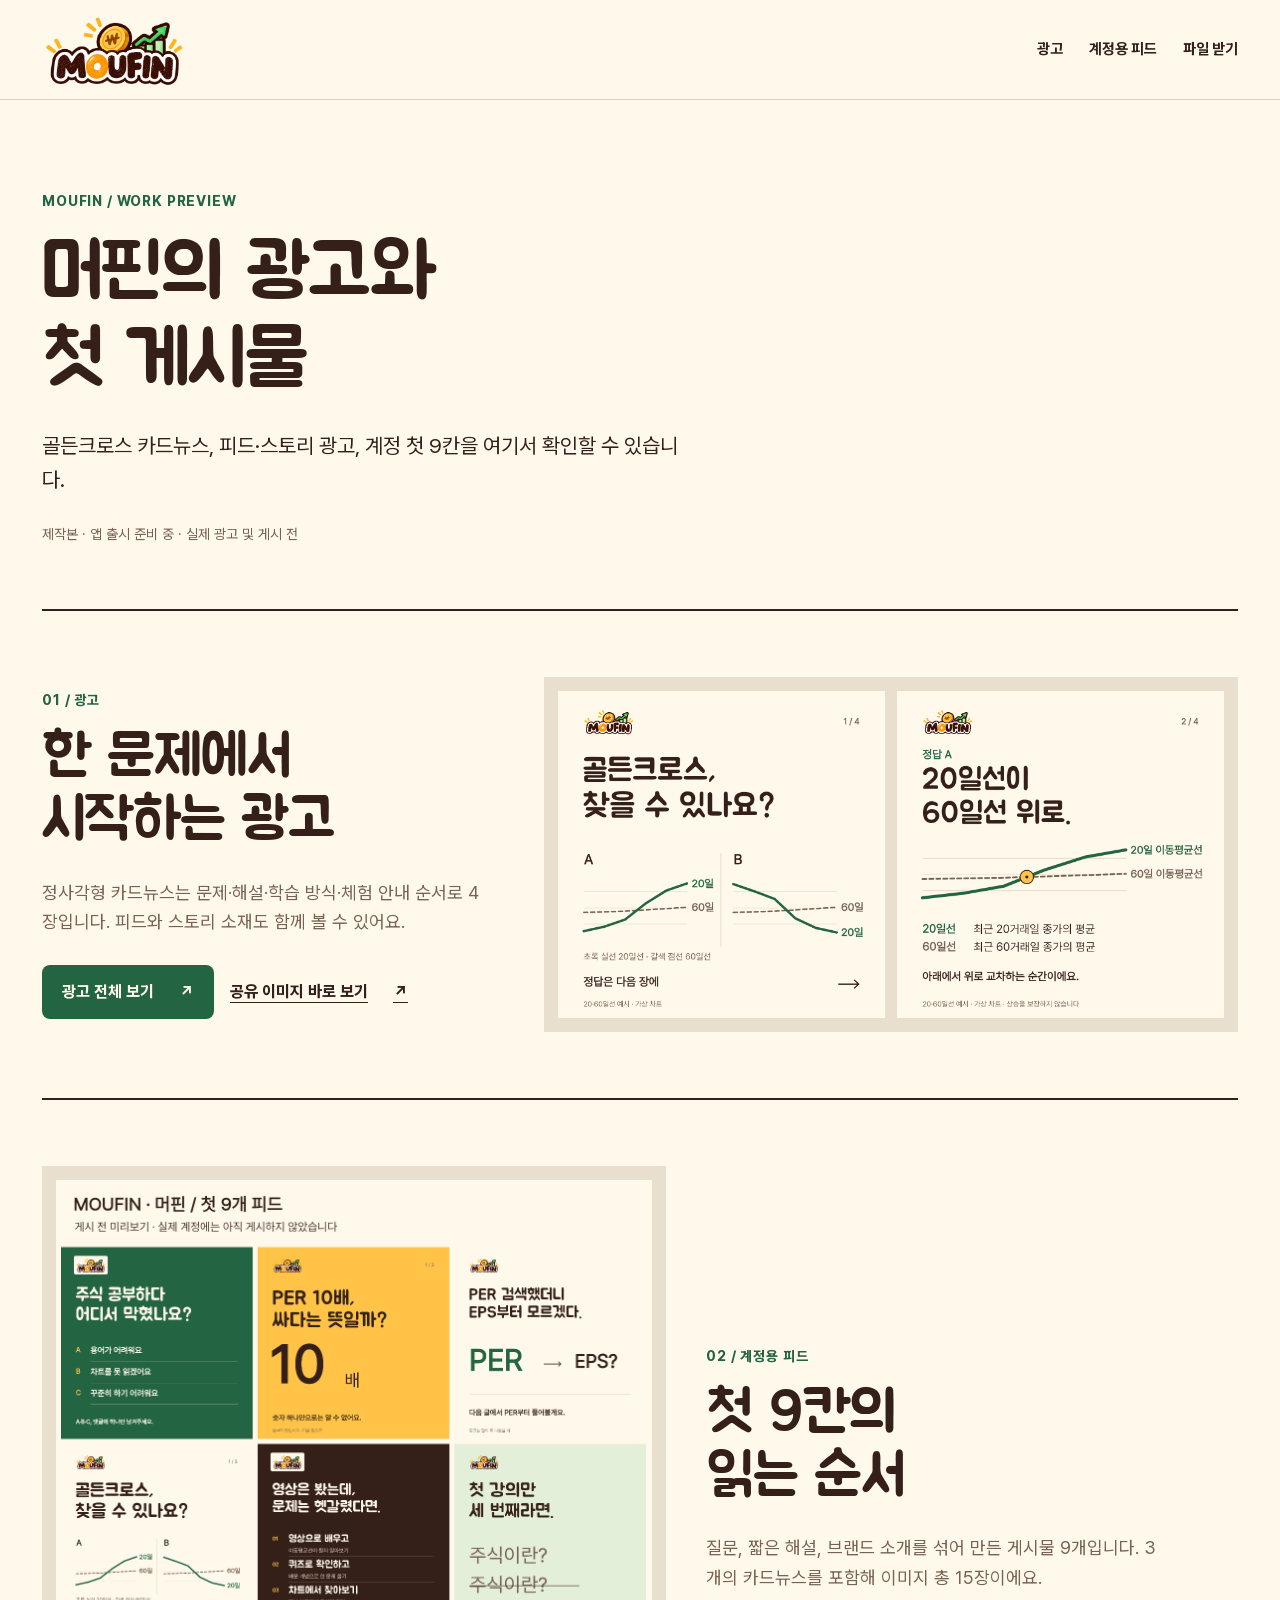
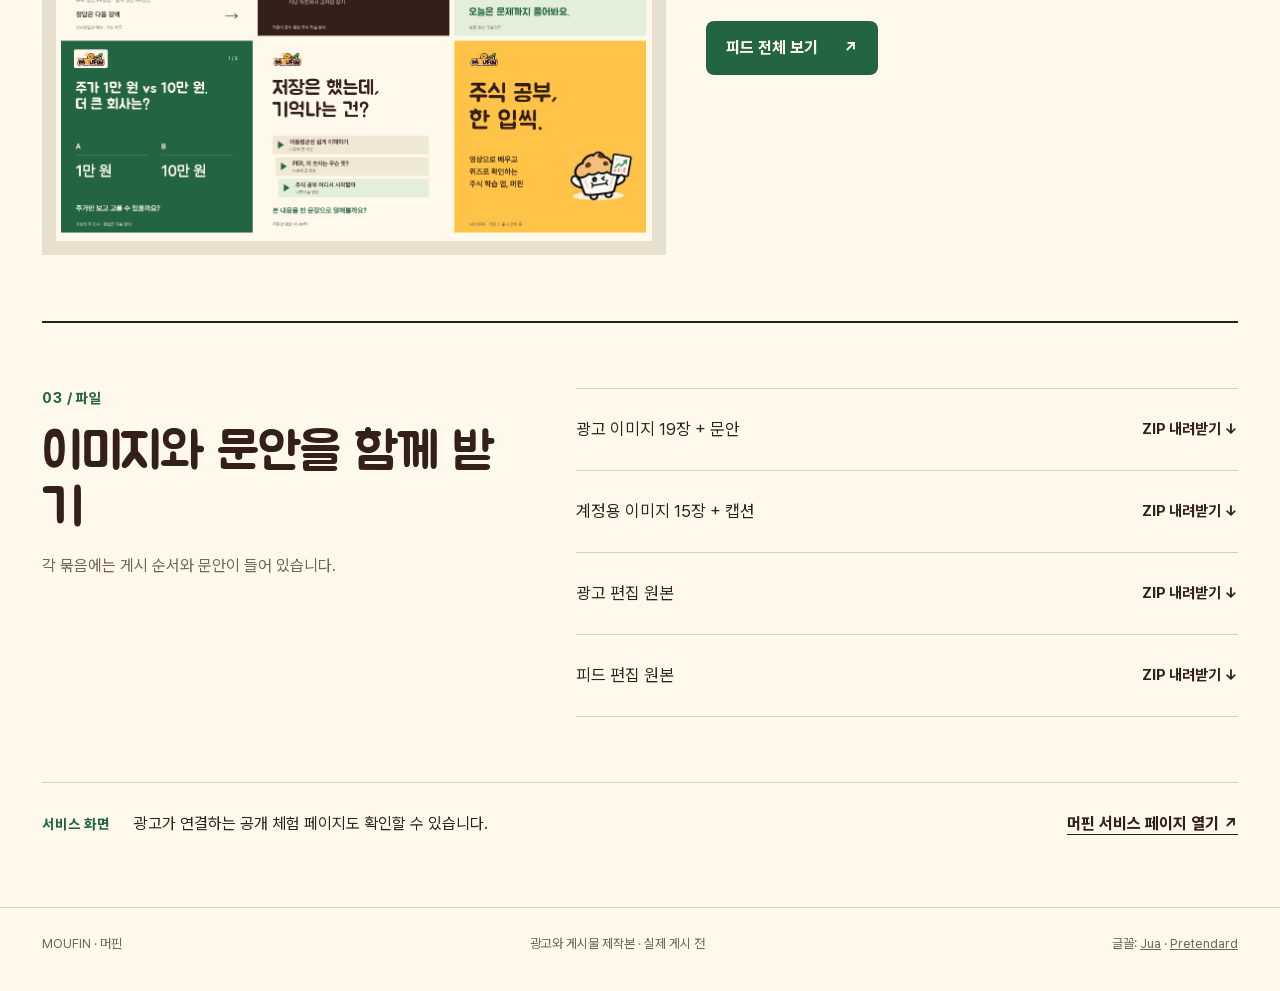
<file: index.html>
<!doctype html>
<html lang="ko">
<head>
  <meta charset="utf-8">
  <meta name="viewport" content="width=device-width,initial-scale=1">
  <meta name="theme-color" content="#fff9ec">
  <meta name="description" content="MOUFIN 머핀의 광고 카드뉴스와 인스타그램 피드 제작본을 한곳에서 확인하고 내려받으세요.">
  <title>MOUFIN · 머핀 작업물 미리보기</title>
  <link rel="icon" href="assets/MOUFIN-logo-cutout.png">
  <link rel="stylesheet" href="styles.css">
</head>
<body>
  <header class="top shell">
    <a href="#top" class="home" aria-label="MOUFIN 작업물 미리보기 맨 위로"><img src="assets/MOUFIN-logo-cutout.png" alt="MOUFIN 머핀" width="145" height="80"></a>
    <nav aria-label="이 페이지의 자료"><a href="#ads">광고</a><a href="#feed">계정용 피드</a><a href="#downloads">파일 받기</a></nav>
  </header>
  <main id="top" class="shell">
    <div class="masthead">
      <p class="eyebrow">MOUFIN / WORK PREVIEW</p>
      <h1>머핀의 광고와<br>첫 게시물</h1>
      <p class="lead">골든크로스 카드뉴스, 피드·스토리 광고, 계정 첫 9칸을 여기서 확인할 수 있습니다.</p>
      <p class="status">제작본 · 앱 출시 준비 중 · 실제 광고 및 게시 전</p>
    </div>

    <section id="ads" class="feature feature-ads" aria-labelledby="ads-title">
      <div class="feature-copy">
        <span class="number">01 / 광고</span>
        <h2 id="ads-title">한 문제에서<br>시작하는 광고</h2>
        <p>정사각형 카드뉴스는 문제·해설·학습 방식·체험 안내 순서로 4장입니다. 피드와 스토리 소재도 함께 볼 수 있어요.</p>
        <div class="actions"><a class="action primary" href="ads/#carousel-square">광고 전체 보기 <span aria-hidden="true">↗</span></a><a class="action subtle" href="ads/#share">공유 이미지 바로 보기 <span aria-hidden="true">↗</span></a></div>
      </div>
      <div class="ad-sample" aria-label="골든크로스 문제와 해설 미리보기">
        <img src="ads/carousel-square/C01.png" alt="첫 장: A와 B 중 골든크로스를 찾는 문제" width="1080" height="1080">
        <img src="ads/carousel-square/C02.png" alt="두 번째 장: 20일 이동평균선이 60일 이동평균선을 위로 교차하는 해설" width="1080" height="1080">
      </div>
    </section>

    <section id="feed" class="feature feature-feed" aria-labelledby="feed-title">
      <div class="feed-sample"><img src="feed/preview/grid-3x3.png" alt="게시 전 배열 미리보기. 머핀 계정의 첫 9개 게시물이 세 줄로 배치된 모습" width="1200" height="1330"></div>
      <div class="feature-copy">
        <span class="number">02 / 계정용 피드</span>
        <h2 id="feed-title">첫 9칸의<br>읽는 순서</h2>
        <p>질문, 짧은 해설, 브랜드 소개를 섞어 만든 게시물 9개입니다. 3개의 카드뉴스를 포함해 이미지 총 15장이에요.</p>
        <div class="actions"><a class="action primary" href="feed/#grid">피드 전체 보기 <span aria-hidden="true">↗</span></a></div>
      </div>
    </section>

    <section id="downloads" class="downloads" aria-labelledby="downloads-title">
      <div><span class="number">03 / 파일</span><h2 id="downloads-title">이미지와 문안을 함께 받기</h2><p>각 묶음에는 게시 순서와 문안이 들어 있습니다.</p></div>
      <div class="files"><a href="ads/MOUFIN_META_UPLOAD_v2.zip" download><span>광고 이미지 19장 + 문안</span><b>ZIP 내려받기 ↓</b></a><a href="feed/MOUFIN_INSTAGRAM_FEED_UPLOAD_v2.zip" download><span>계정용 이미지 15장 + 캡션</span><b>ZIP 내려받기 ↓</b></a><a href="downloads/MOUFIN_ADS_EDITABLE_v2.zip" download><span>광고 편집 원본</span><b>ZIP 내려받기 ↓</b></a><a href="downloads/MOUFIN_FEED_EDITABLE_v2.zip" download><span>피드 편집 원본</span><b>ZIP 내려받기 ↓</b></a></div>
    </section>

    <div class="landing-link"><span class="number">서비스 화면</span><p>광고가 연결하는 공개 체험 페이지도 확인할 수 있습니다.</p><a href="https://stockedu-nine.vercel.app/" target="_blank" rel="noopener noreferrer">머핀 서비스 페이지 열기 <span aria-hidden="true">↗</span></a></div>
  </main>
  <footer class="shell"><span>MOUFIN · 머핀</span><span>광고와 게시물 제작본 · 실제 게시 전</span><span>글꼴: <a href="assets/Jua-OFL.txt">Jua</a> · <a href="assets/Pretendard-LICENSE.txt">Pretendard</a></span></footer>
</body>
</html>
</file>
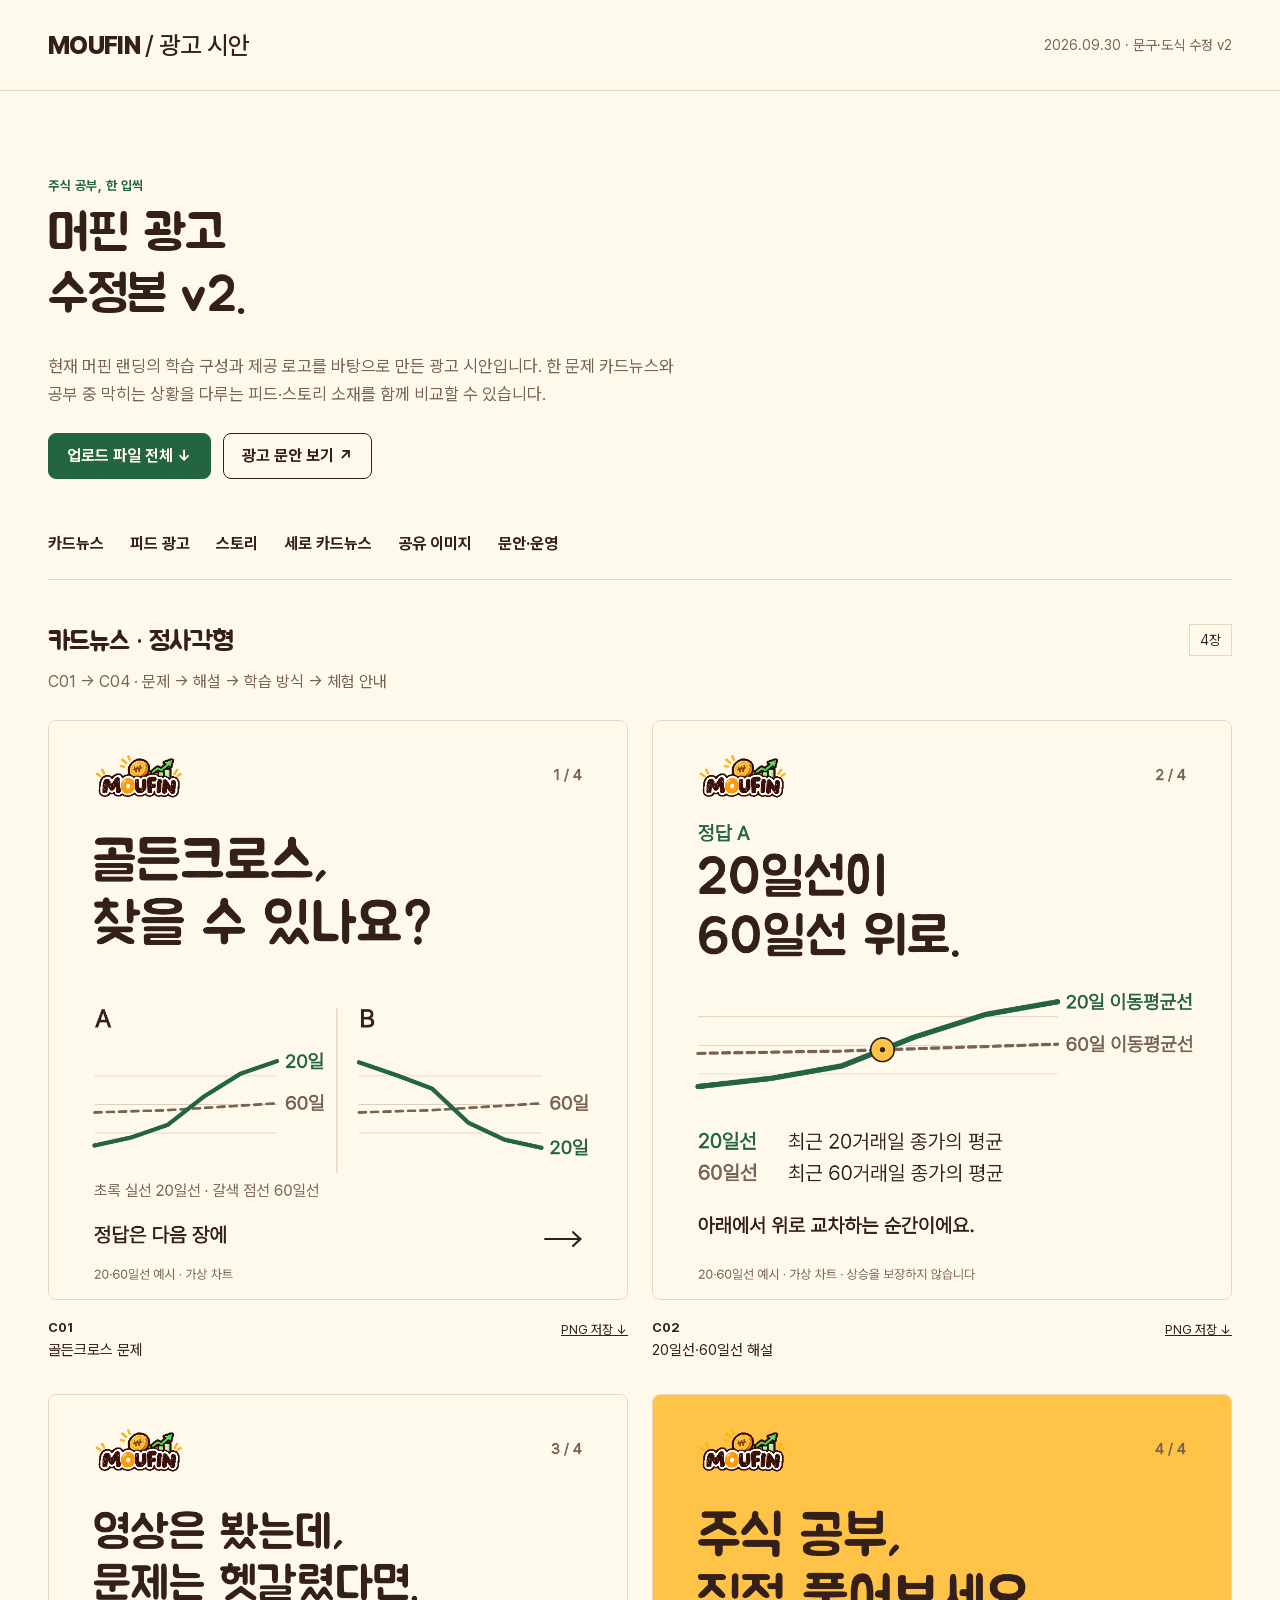
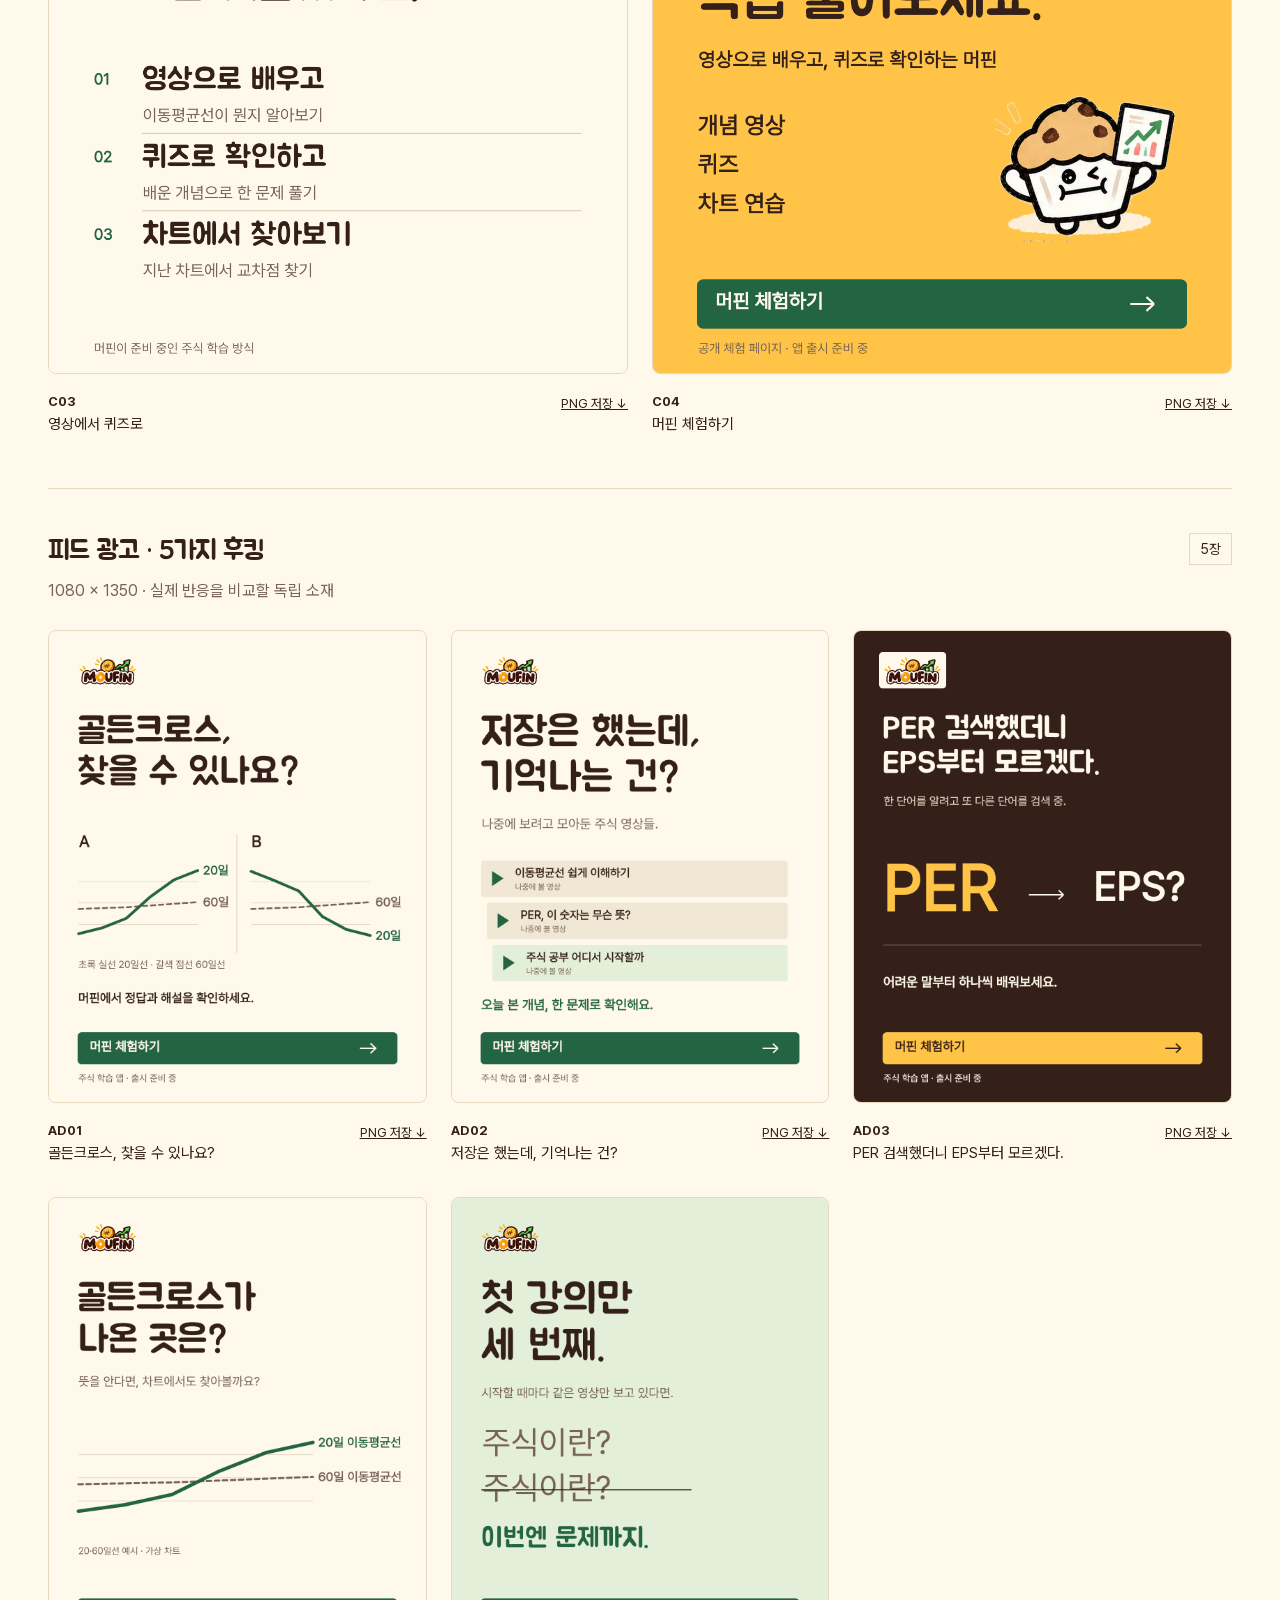
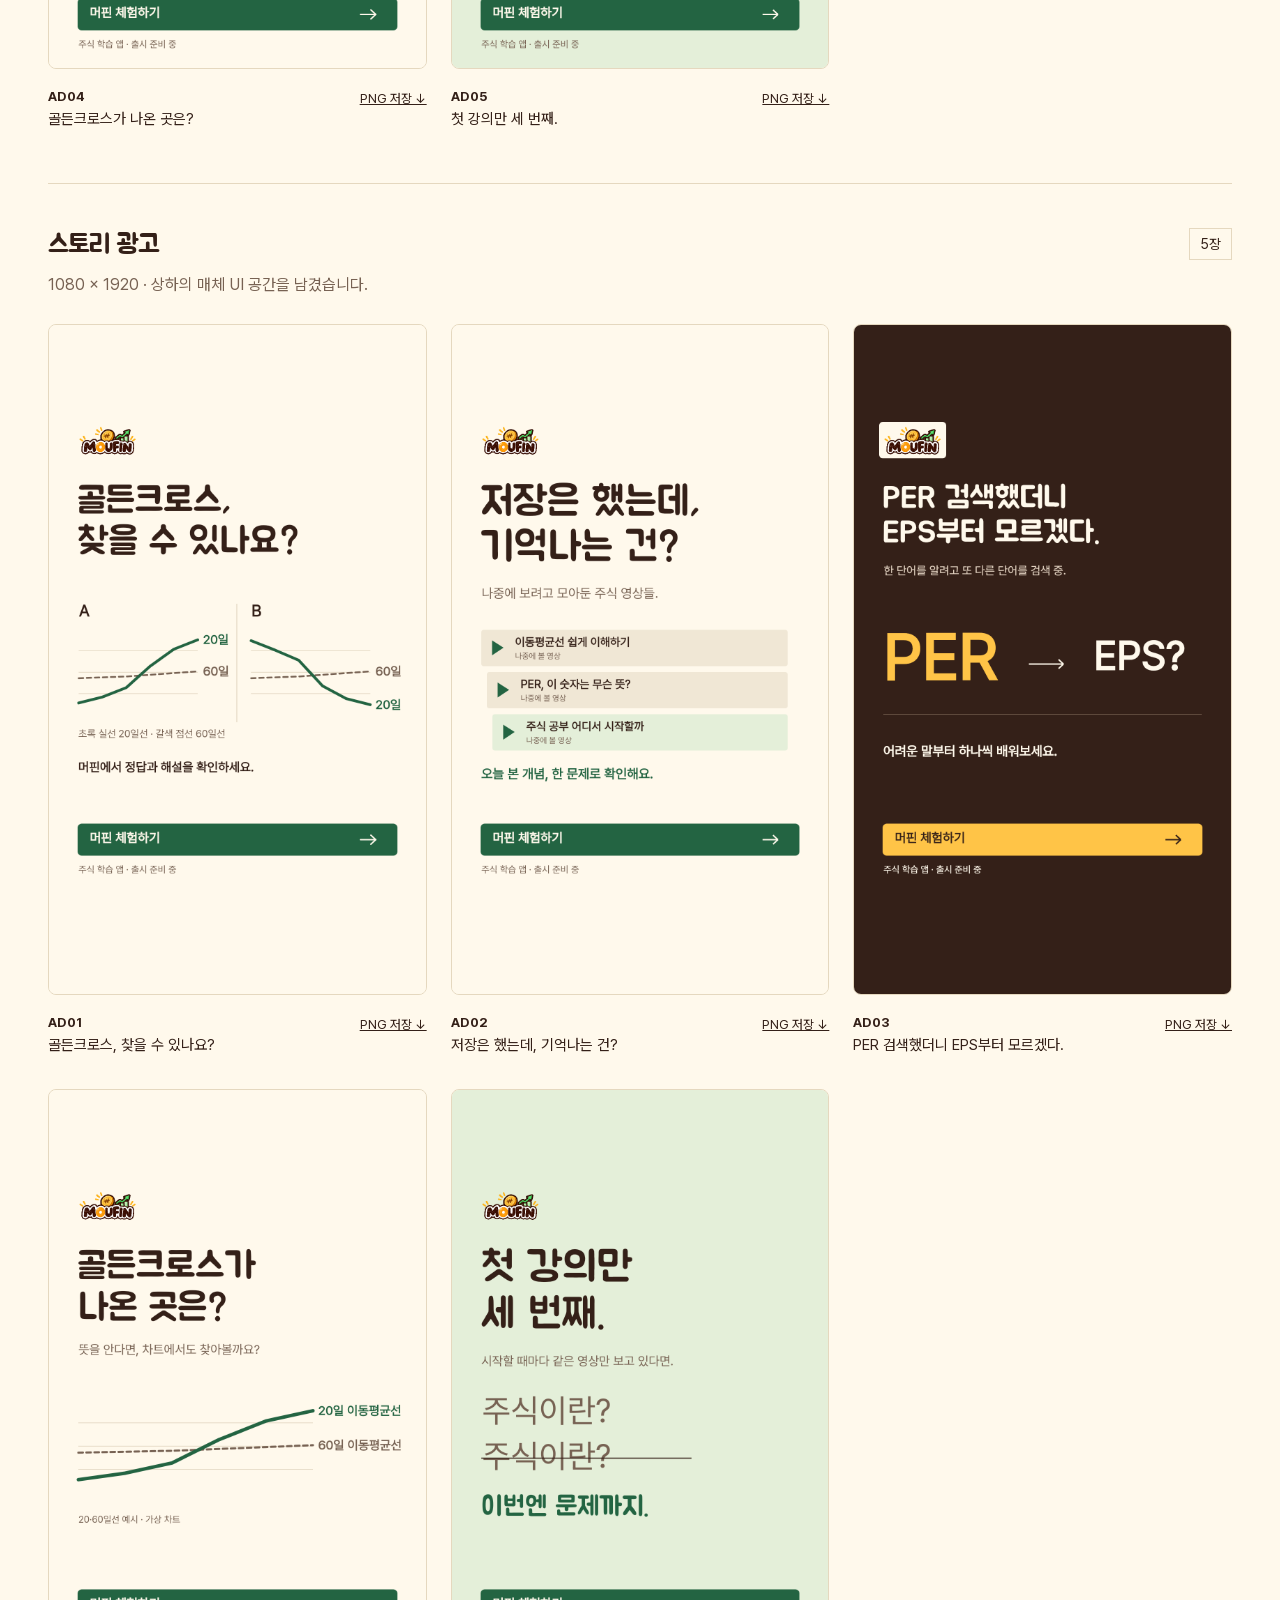
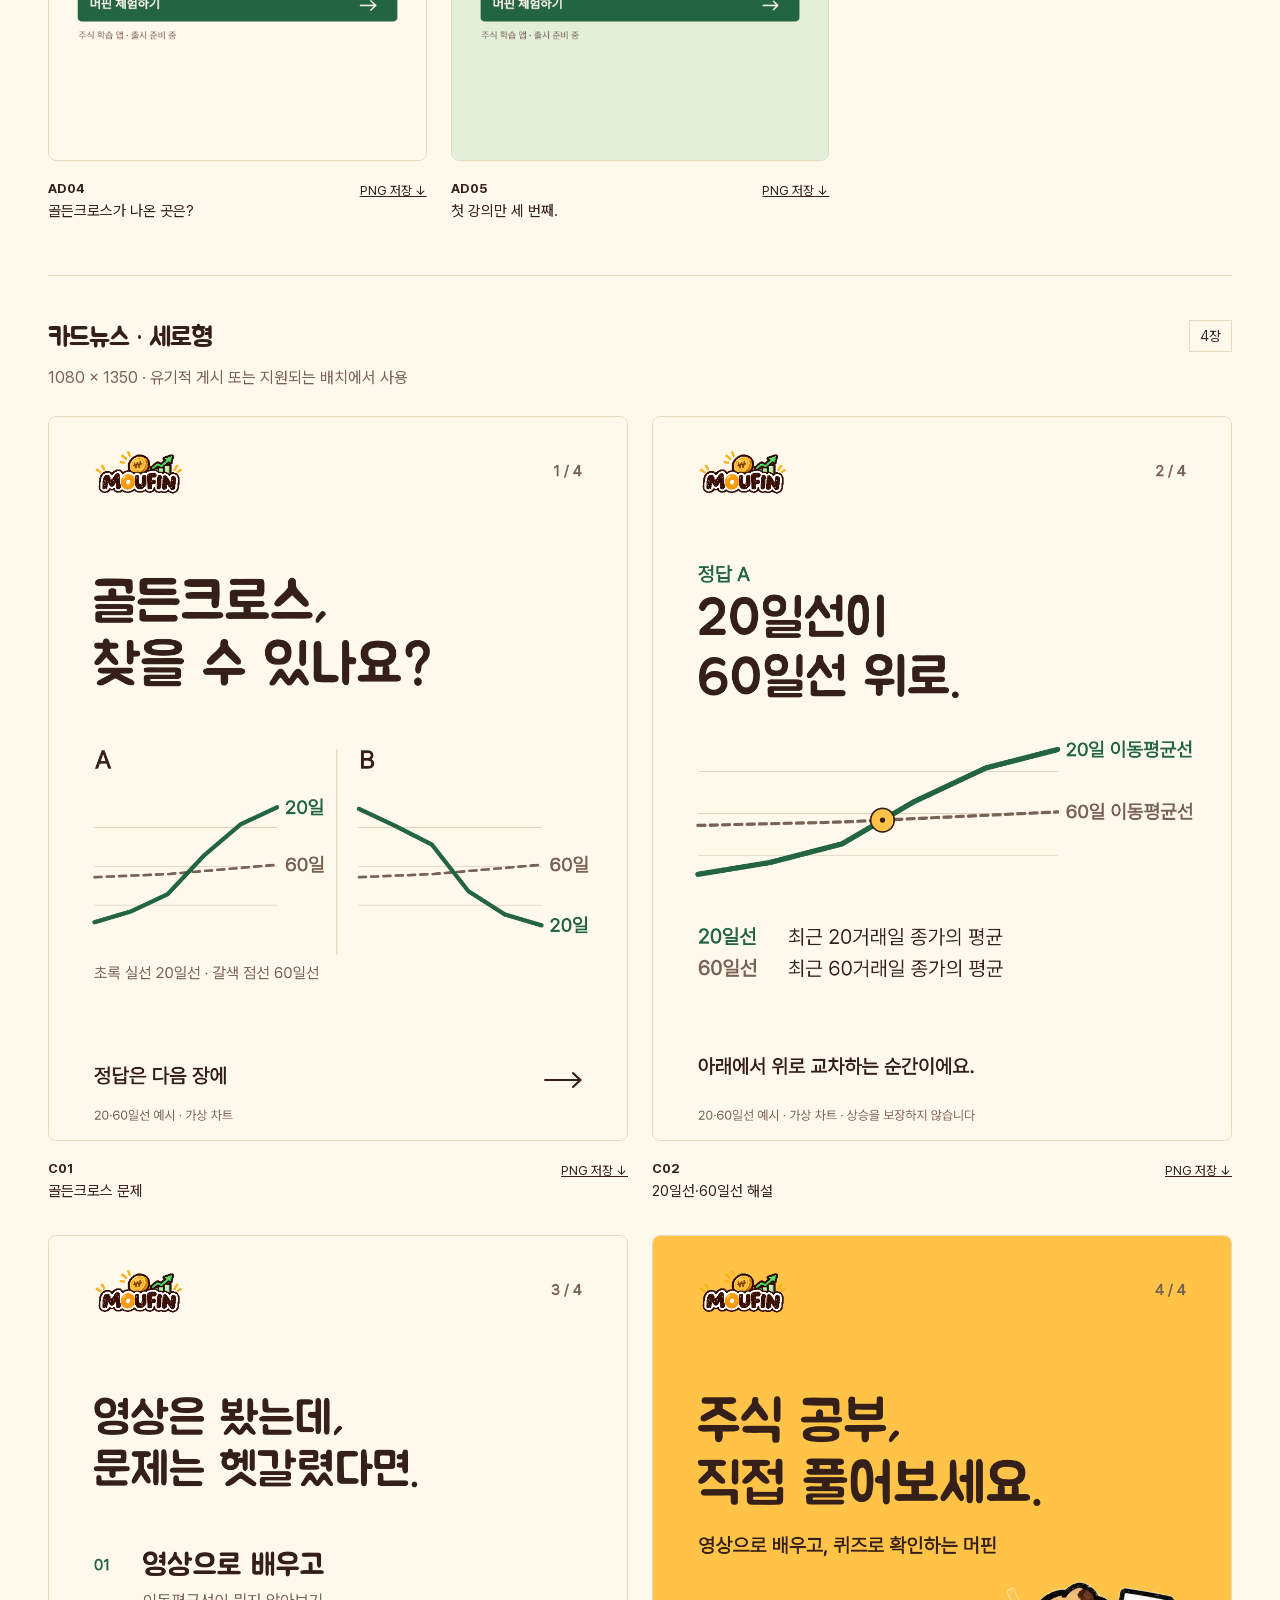
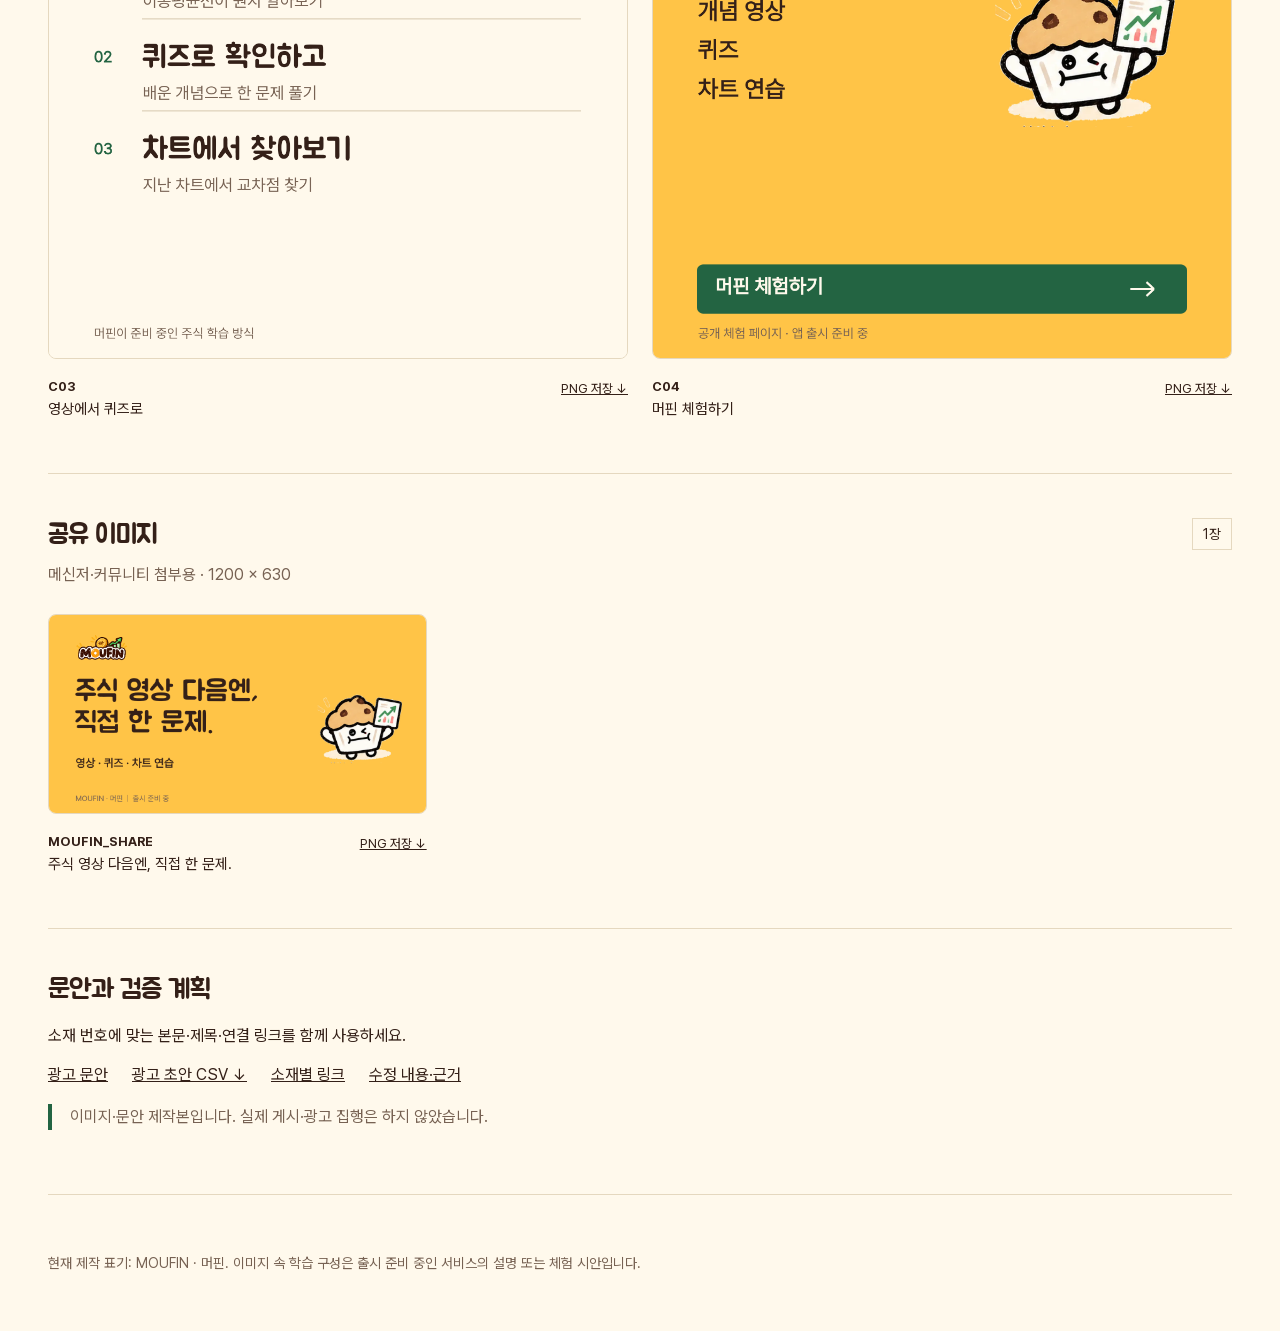
<file: ads/index.html>
<!doctype html><html lang="ko"><head><meta charset="utf-8"><meta name="viewport" content="width=device-width,initial-scale=1"><title>MOUFIN · 메타 광고 시안</title><style>
@font-face{font-family:P;src:url('assets/PretendardVariable.ttf');font-display:swap}@font-face{font-family:Jua;src:url('assets/Jua-Regular.ttf');font-weight:400;font-display:swap}h1,h2{font-family:Jua,P,sans-serif;font-weight:400}*{box-sizing:border-box}html{scroll-behavior:smooth;scroll-padding-top:105px}body{margin:0;background:#fff9ec;color:#342018;font-family:P,system-ui,sans-serif}a{color:inherit}a:focus-visible{outline:4px solid #236442;outline-offset:6px}figure>a:focus-visible{outline-offset:-5px}header,main,footer{max-width:1360px;margin:auto;padding:30px 48px}header{display:flex;justify-content:space-between;align-items:center;border-bottom:1px solid #e5d8bf}.brand{font-size:25px;font-weight:850;letter-spacing:-.7px}.date{font-size:14px;color:#776253}.intro{display:grid;grid-template-columns:1.4fr 1fr;gap:40px;padding:54px 0 30px}h1{font-size:clamp(36px,4vw,60px);line-height:1.2;letter-spacing:-.5px;margin:10px 0 25px}p{line-height:1.65}h2{font-size:27px;letter-spacing:-1px;margin:0 0 10px}.intro p{max-width:640px;margin:0 0 25px;color:#776253;font-size:17px}.intro-art img{max-width:100%;max-height:280px;object-fit:contain}.tag{font-size:13px;font-weight:700;color:#236442;letter-spacing:.5px}.actions{display:flex;gap:12px;flex-wrap:wrap}.actions a{min-height:46px;display:inline-flex;align-items:center;border:1px solid #342018;border-radius:8px;padding:12px 18px;text-decoration:none;font-weight:700}.actions a:first-child{background:#236442;color:#fff9ec;border-color:#236442}nav{position:sticky;top:0;z-index:2;background:#fff9ecf5;border-bottom:1px solid #e5d8bf;display:flex;gap:26px;overflow-x:auto;padding:20px 0;white-space:nowrap}nav a{text-decoration:none;font-weight:700;min-height:30px;display:flex;align-items:center}section{padding:44px 0;border-bottom:1px solid #e5d8bf}.section-head{display:flex;align-items:flex-start;justify-content:space-between}.section-head p{color:#776253;margin:0 0 25px}.section-head>span{white-space:nowrap;flex-shrink:0;margin-left:12px;font-size:14px;border:1px solid #e5d8bf;padding:7px 10px}.grid.carousel{grid-template-columns:repeat(2,minmax(0,1fr))}.grid{display:grid;grid-template-columns:repeat(3,minmax(0,1fr));gap:24px}figure{margin:0;min-width:0}figure>a{display:block;border:1px solid #e5d8bf;border-radius:8px;overflow:hidden;background:#fff}figure img{display:block;width:100%;height:auto}figcaption{display:flex;justify-content:space-between;gap:15px;padding:17px 0 5px}figcaption b{font-size:13px}figcaption p{font-size:15px;margin:4px 0;line-height:1.4}figcaption a{font-size:13px;white-space:nowrap;min-height:44px;padding:5px 0}.notice{border-left:4px solid #236442;padding:0 0 0 18px;margin:20px 0;color:#776253}.text-docs{display:flex;gap:24px;flex-wrap:wrap}footer{font-size:14px;color:#776253;padding-bottom:60px}@media(max-width:900px){.grid{grid-template-columns:repeat(2,minmax(0,1fr))}.intro{grid-template-columns:1fr 220px;gap:10px}}@media(max-width:600px){header,main,footer{padding-left:18px;padding-right:18px}.date{font-size:11px}.intro{display:block;padding-top:34px}.intro-art{display:none}.intro p{font-size:15px}.grid{grid-template-columns:1fr;gap:25px}.carousel{display:flex;overflow-x:auto;scroll-snap-type:x mandatory;gap:16px;padding-bottom:12px}.carousel figure{flex:0 0 94%;scroll-snap-align:start}nav{gap:22px;font-size:14px;padding:16px 0}h2{font-size:24px}.section-head p{font-size:14px}.actions a{font-size:14px;padding:12px}.notice{font-size:14px}}@media(prefers-reduced-motion:reduce){html{scroll-behavior:auto}}
</style></head><body><header><div class="brand">MOUFIN <span style="font-weight:500">/ 광고 시안</span></div><div class="date">2026.09.30 · 문구·도식 수정 v2</div></header><main><div class="intro"><div><span class="tag">주식 공부, 한 입씩</span><h1>머핀 광고<br>수정본 v2.</h1><p>현재 머핀 랜딩의 학습 구성과 제공 로고를 바탕으로 만든 광고 시안입니다. 한 문제 카드뉴스와 공부 중 막히는 상황을 다루는 피드·스토리 소재를 함께 비교할 수 있습니다.</p><div class="actions"><a href="MOUFIN_META_UPLOAD_v2.zip" download>업로드 파일 전체 ↓</a><a href="COPY.md">광고 문안 보기 ↗</a></div></div></div><nav aria-label="소재 유형"><a href="#carousel-square">카드뉴스</a><a href="#feed">피드 광고</a><a href="#story">스토리</a><a href="#carousel-portrait">세로 카드뉴스</a><a href="#share">공유 이미지</a><a href="#drafts">문안·운영</a></nav><section id="carousel-square"><div class="section-head"><div><h2>카드뉴스 · 정사각형</h2><p>C01 → C04 · 문제 → 해설 → 학습 방식 → 체험 안내</p></div><span>4장</span></div><div class="grid carousel"><figure><a href="carousel-square/C01.png" target="_blank" aria-label="골든크로스 문제 이미지 크게 열기"><img src="carousel-square/C01.png?v=2-refined" width="1080" height="1080" alt="가상 차트 A와 B. 각 선 옆에 20일, 60일을 직접 표시했다. 골든크로스를 고르는 문제." loading="lazy"></a><figcaption><div><b>C01</b><p>골든크로스 문제</p></div><a download href="carousel-square/C01.png">PNG 저장 ↓</a></figcaption></figure><figure><a href="carousel-square/C02.png" target="_blank" aria-label="20일선·60일선 해설 이미지 크게 열기"><img src="carousel-square/C02.png?v=2-refined" width="1080" height="1080" alt="정답 A. 초록 20일 이동평균선이 갈색 60일 이동평균선을 아래에서 위로 교차한다. 각 기간의 최근 거래일 종가 평균이라는 설명." loading="lazy"></a><figcaption><div><b>C02</b><p>20일선·60일선 해설</p></div><a download href="carousel-square/C02.png">PNG 저장 ↓</a></figcaption></figure><figure><a href="carousel-square/C03.png" target="_blank" aria-label="영상에서 퀴즈로 이미지 크게 열기"><img src="carousel-square/C03.png?v=2-refined" width="1080" height="1080" alt="영상으로 배우고 퀴즈로 확인하고 차트에서 찾아보는 머핀의 학습 방식. 출시 준비 중." loading="lazy"></a><figcaption><div><b>C03</b><p>영상에서 퀴즈로</p></div><a download href="carousel-square/C03.png">PNG 저장 ↓</a></figcaption></figure><figure><a href="carousel-square/C04.png" target="_blank" aria-label="머핀 체험하기 이미지 크게 열기"><img src="carousel-square/C04.png?v=2-refined" width="1080" height="1080" alt="개념 영상, 퀴즈, 차트 연습을 소개하고 머핀 체험하기로 안내한다. 앱 출시 준비 중." loading="lazy"></a><figcaption><div><b>C04</b><p>머핀 체험하기</p></div><a download href="carousel-square/C04.png">PNG 저장 ↓</a></figcaption></figure></div></section><section id="feed"><div class="section-head"><div><h2>피드 광고 · 5가지 후킹</h2><p>1080 × 1350 · 실제 반응을 비교할 독립 소재</p></div><span>5장</span></div><div class="grid "><figure><a href="feed/AD01.png" target="_blank" aria-label="골든크로스, 찾을 수 있나요? 이미지 크게 열기"><img src="feed/AD01.png?v=2-refined" width="1080" height="1350" alt="20일 이동평균선은 초록 실선, 60일 이동평균선은 갈색 점선. A는 20일선이 60일선을 아래에서 위로 교차하고, B는 그 반대다. 가상 차트와 머핀 체험 안내." loading="lazy"></a><figcaption><div><b>AD01</b><p>골든크로스, 찾을 수 있나요?</p></div><a download href="feed/AD01.png">PNG 저장 ↓</a></figcaption></figure><figure><a href="feed/AD02.png" target="_blank" aria-label="저장은 했는데, 기억나는 건? 이미지 크게 열기"><img src="feed/AD02.png?v=2-refined" width="1080" height="1350" alt="나중에 보려고 모아둔 주식 영상 제목 세 개와 기억나는 내용을 묻는 질문. 실제 개인의 저장 목록이 아닌 예시이며 머핀 체험 버튼이 있다." loading="lazy"></a><figcaption><div><b>AD02</b><p>저장은 했는데, 기억나는 건?</p></div><a download href="feed/AD02.png">PNG 저장 ↓</a></figcaption></figure><figure><a href="feed/AD03.png" target="_blank" aria-label="PER 검색했더니 EPS부터 모르겠다. 이미지 크게 열기"><img src="feed/AD03.png?v=2-refined" width="1080" height="1350" alt="코코아색 바탕에 PER에서 EPS로 이어지는 두 단어와 화살표. 용어를 검색하다 다른 용어에 막히는 상황을 표현한다. 머핀 체험 안내와 출시 준비 중 표시." loading="lazy"></a><figcaption><div><b>AD03</b><p>PER 검색했더니 EPS부터 모르겠다.</p></div><a download href="feed/AD03.png">PNG 저장 ↓</a></figcaption></figure><figure><a href="feed/AD04.png" target="_blank" aria-label="골든크로스가 나온 곳은? 이미지 크게 열기"><img src="feed/AD04.png?v=2-refined" width="1080" height="1350" alt="20일 이동평균선과 60일 이동평균선을 이름과 선 모양으로 구분한 가상 차트. 골든크로스가 나온 지점을 묻고 체험 페이지로 안내한다." loading="lazy"></a><figcaption><div><b>AD04</b><p>골든크로스가 나온 곳은?</p></div><a download href="feed/AD04.png">PNG 저장 ↓</a></figcaption></figure><figure><a href="feed/AD05.png" target="_blank" aria-label="첫 강의만 세 번째. 이미지 크게 열기"><img src="feed/AD05.png?v=2-refined" width="1080" height="1350" alt="첫 강의를 반복해서 보는 상황. 주식이란?이 두 번 적혀 있고 한 줄에 취소선이 그어져 있다. 이번에는 문제까지 풀어보자는 문구와 머핀 체험 안내." loading="lazy"></a><figcaption><div><b>AD05</b><p>첫 강의만 세 번째.</p></div><a download href="feed/AD05.png">PNG 저장 ↓</a></figcaption></figure></div></section><section id="story"><div class="section-head"><div><h2>스토리 광고</h2><p>1080 × 1920 · 상하의 매체 UI 공간을 남겼습니다.</p></div><span>5장</span></div><div class="grid "><figure><a href="story/AD01.png" target="_blank" aria-label="골든크로스, 찾을 수 있나요? 이미지 크게 열기"><img src="story/AD01.png?v=2-refined" width="1080" height="1920" alt="20일 이동평균선은 초록 실선, 60일 이동평균선은 갈색 점선. A는 20일선이 60일선을 아래에서 위로 교차하고, B는 그 반대다. 가상 차트와 머핀 체험 안내." loading="lazy"></a><figcaption><div><b>AD01</b><p>골든크로스, 찾을 수 있나요?</p></div><a download href="story/AD01.png">PNG 저장 ↓</a></figcaption></figure><figure><a href="story/AD02.png" target="_blank" aria-label="저장은 했는데, 기억나는 건? 이미지 크게 열기"><img src="story/AD02.png?v=2-refined" width="1080" height="1920" alt="나중에 보려고 모아둔 주식 영상 제목 세 개와 기억나는 내용을 묻는 질문. 실제 개인의 저장 목록이 아닌 예시이며 머핀 체험 버튼이 있다." loading="lazy"></a><figcaption><div><b>AD02</b><p>저장은 했는데, 기억나는 건?</p></div><a download href="story/AD02.png">PNG 저장 ↓</a></figcaption></figure><figure><a href="story/AD03.png" target="_blank" aria-label="PER 검색했더니 EPS부터 모르겠다. 이미지 크게 열기"><img src="story/AD03.png?v=2-refined" width="1080" height="1920" alt="코코아색 바탕에 PER에서 EPS로 이어지는 두 단어와 화살표. 용어를 검색하다 다른 용어에 막히는 상황을 표현한다. 머핀 체험 안내와 출시 준비 중 표시." loading="lazy"></a><figcaption><div><b>AD03</b><p>PER 검색했더니 EPS부터 모르겠다.</p></div><a download href="story/AD03.png">PNG 저장 ↓</a></figcaption></figure><figure><a href="story/AD04.png" target="_blank" aria-label="골든크로스가 나온 곳은? 이미지 크게 열기"><img src="story/AD04.png?v=2-refined" width="1080" height="1920" alt="20일 이동평균선과 60일 이동평균선을 이름과 선 모양으로 구분한 가상 차트. 골든크로스가 나온 지점을 묻고 체험 페이지로 안내한다." loading="lazy"></a><figcaption><div><b>AD04</b><p>골든크로스가 나온 곳은?</p></div><a download href="story/AD04.png">PNG 저장 ↓</a></figcaption></figure><figure><a href="story/AD05.png" target="_blank" aria-label="첫 강의만 세 번째. 이미지 크게 열기"><img src="story/AD05.png?v=2-refined" width="1080" height="1920" alt="첫 강의를 반복해서 보는 상황. 주식이란?이 두 번 적혀 있고 한 줄에 취소선이 그어져 있다. 이번에는 문제까지 풀어보자는 문구와 머핀 체험 안내." loading="lazy"></a><figcaption><div><b>AD05</b><p>첫 강의만 세 번째.</p></div><a download href="story/AD05.png">PNG 저장 ↓</a></figcaption></figure></div></section><section id="carousel-portrait"><div class="section-head"><div><h2>카드뉴스 · 세로형</h2><p>1080 × 1350 · 유기적 게시 또는 지원되는 배치에서 사용</p></div><span>4장</span></div><div class="grid carousel"><figure><a href="carousel-portrait/C01.png" target="_blank" aria-label="골든크로스 문제 이미지 크게 열기"><img src="carousel-portrait/C01.png?v=2-refined" width="1080" height="1350" alt="가상 차트 A와 B. 각 선 옆에 20일, 60일을 직접 표시했다. 골든크로스를 고르는 문제." loading="lazy"></a><figcaption><div><b>C01</b><p>골든크로스 문제</p></div><a download href="carousel-portrait/C01.png">PNG 저장 ↓</a></figcaption></figure><figure><a href="carousel-portrait/C02.png" target="_blank" aria-label="20일선·60일선 해설 이미지 크게 열기"><img src="carousel-portrait/C02.png?v=2-refined" width="1080" height="1350" alt="정답 A. 초록 20일 이동평균선이 갈색 60일 이동평균선을 아래에서 위로 교차한다. 각 기간의 최근 거래일 종가 평균이라는 설명." loading="lazy"></a><figcaption><div><b>C02</b><p>20일선·60일선 해설</p></div><a download href="carousel-portrait/C02.png">PNG 저장 ↓</a></figcaption></figure><figure><a href="carousel-portrait/C03.png" target="_blank" aria-label="영상에서 퀴즈로 이미지 크게 열기"><img src="carousel-portrait/C03.png?v=2-refined" width="1080" height="1350" alt="영상으로 배우고 퀴즈로 확인하고 차트에서 찾아보는 머핀의 학습 방식. 출시 준비 중." loading="lazy"></a><figcaption><div><b>C03</b><p>영상에서 퀴즈로</p></div><a download href="carousel-portrait/C03.png">PNG 저장 ↓</a></figcaption></figure><figure><a href="carousel-portrait/C04.png" target="_blank" aria-label="머핀 체험하기 이미지 크게 열기"><img src="carousel-portrait/C04.png?v=2-refined" width="1080" height="1350" alt="개념 영상, 퀴즈, 차트 연습을 소개하고 머핀 체험하기로 안내한다. 앱 출시 준비 중." loading="lazy"></a><figcaption><div><b>C04</b><p>머핀 체험하기</p></div><a download href="carousel-portrait/C04.png">PNG 저장 ↓</a></figcaption></figure></div></section><section id="share"><div class="section-head"><div><h2>공유 이미지</h2><p>메신저·커뮤니티 첨부용 · 1200 × 630</p></div><span>1장</span></div><div class="grid "><figure><a href="share/MOUFIN_SHARE.png" target="_blank" aria-label="주식 영상 다음엔, 직접 한 문제. 이미지 크게 열기"><img src="share/MOUFIN_SHARE.png?v=2-refined" width="1200" height="630" alt="주식 영상 다음엔, 직접 한 문제." loading="lazy"></a><figcaption><div><b>MOUFIN_SHARE</b><p>주식 영상 다음엔, 직접 한 문제.</p></div><a download href="share/MOUFIN_SHARE.png">PNG 저장 ↓</a></figcaption></figure></div></section><section id="drafts"><h2>문안과 검증 계획</h2><p>소재 번호에 맞는 본문·제목·연결 링크를 함께 사용하세요.</p><div class="text-docs"><a href="COPY.md">광고 문안</a><a href="AD_DRAFTS.csv" download>광고 초안 CSV ↓</a><a href="LINKS.md">소재별 링크</a><a href="docs/REFINEMENT_V2.md">수정 내용·근거</a></div><p class="notice">이미지·문안 제작본입니다. 실제 게시·광고 집행은 하지 않았습니다. </p></section></main><footer>현재 제작 표기: MOUFIN · 머핀. 이미지 속 학습 구성은 출시 준비 중인 서비스의 설명 또는 체험 시안입니다.</footer></body></html>
</file>
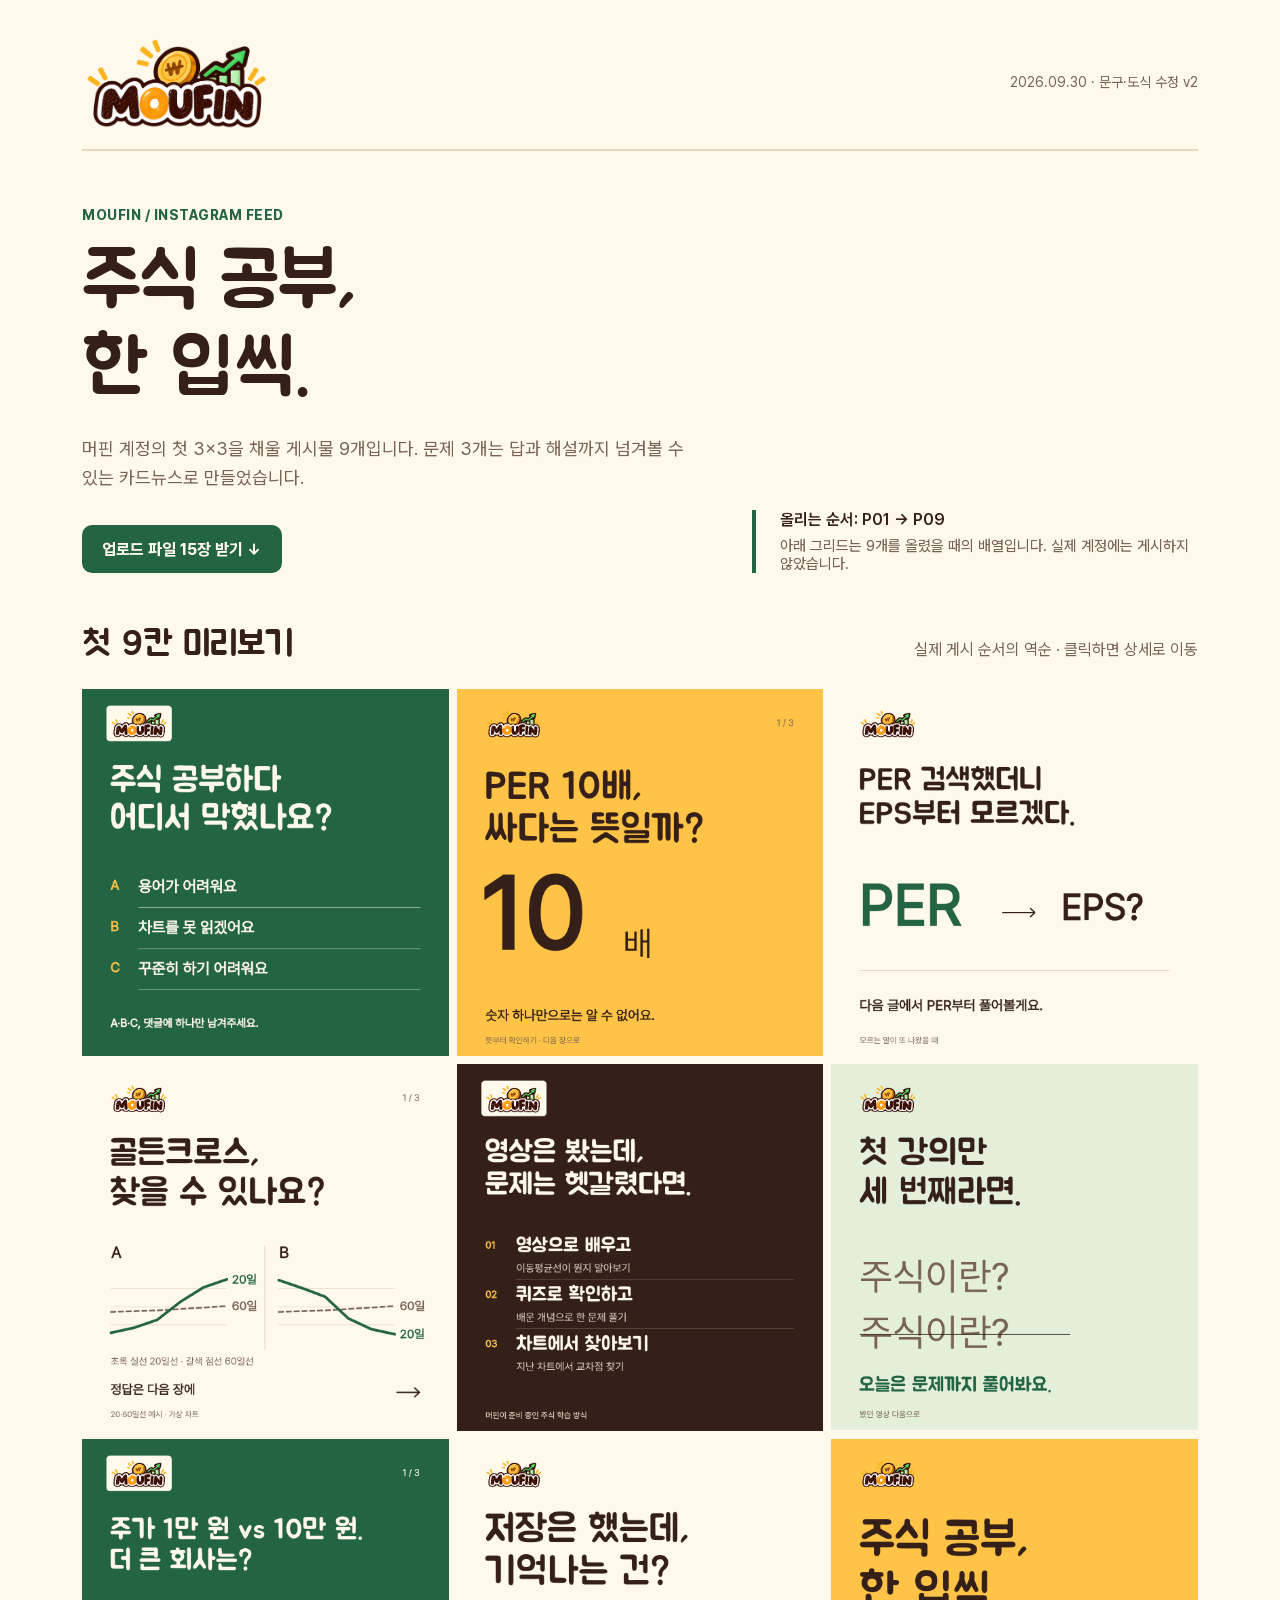
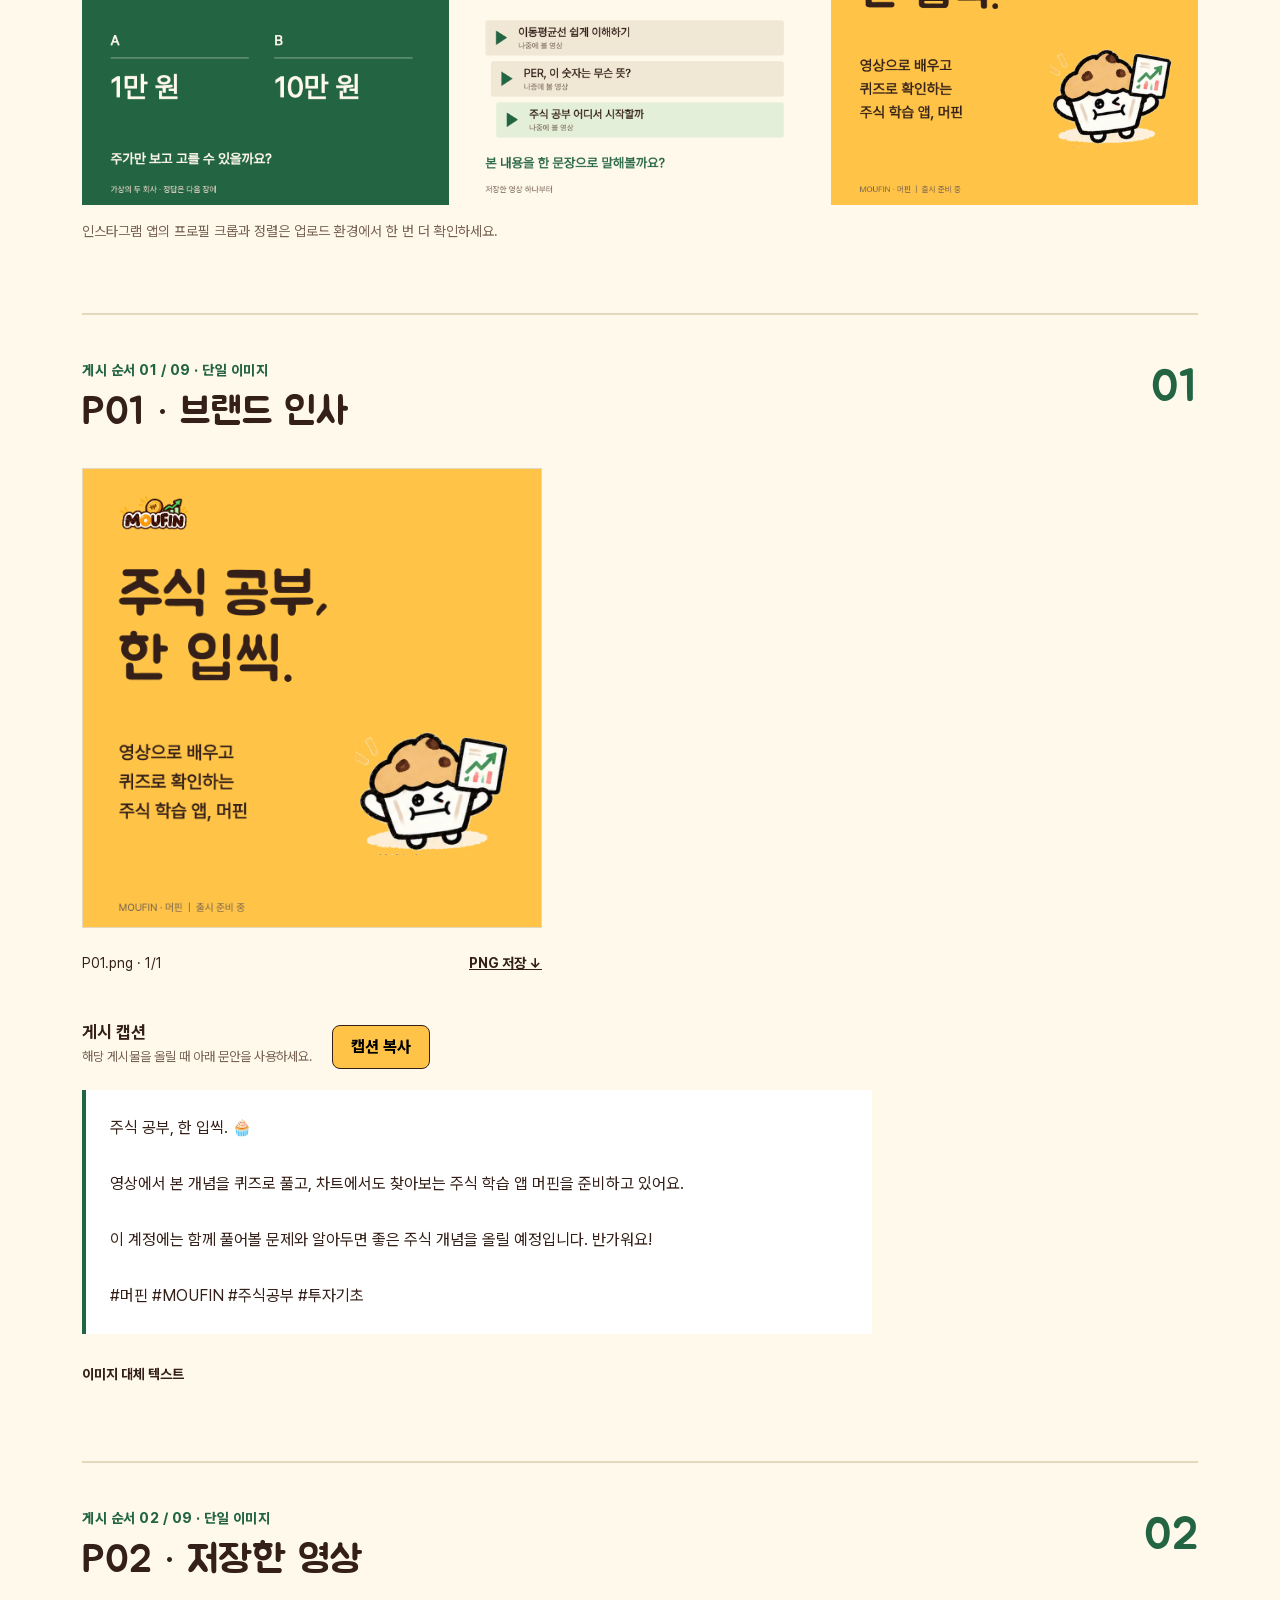
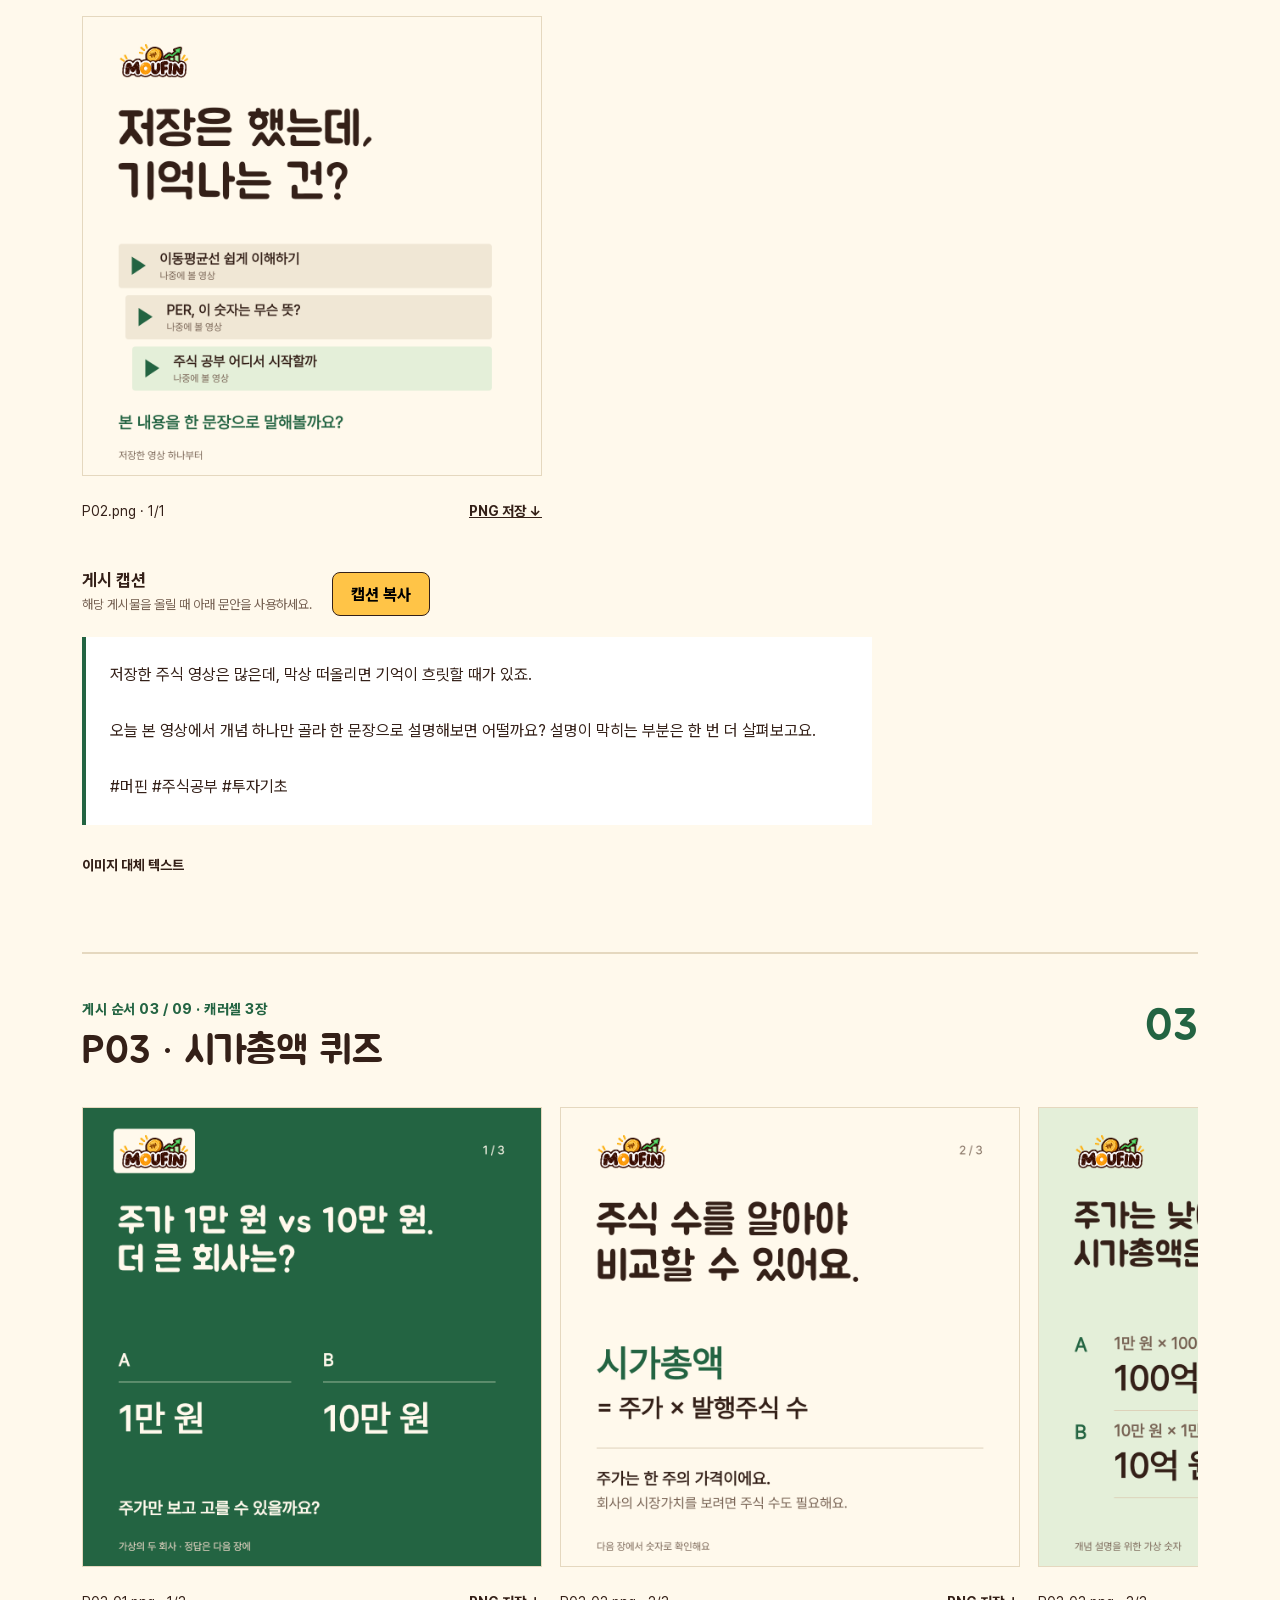
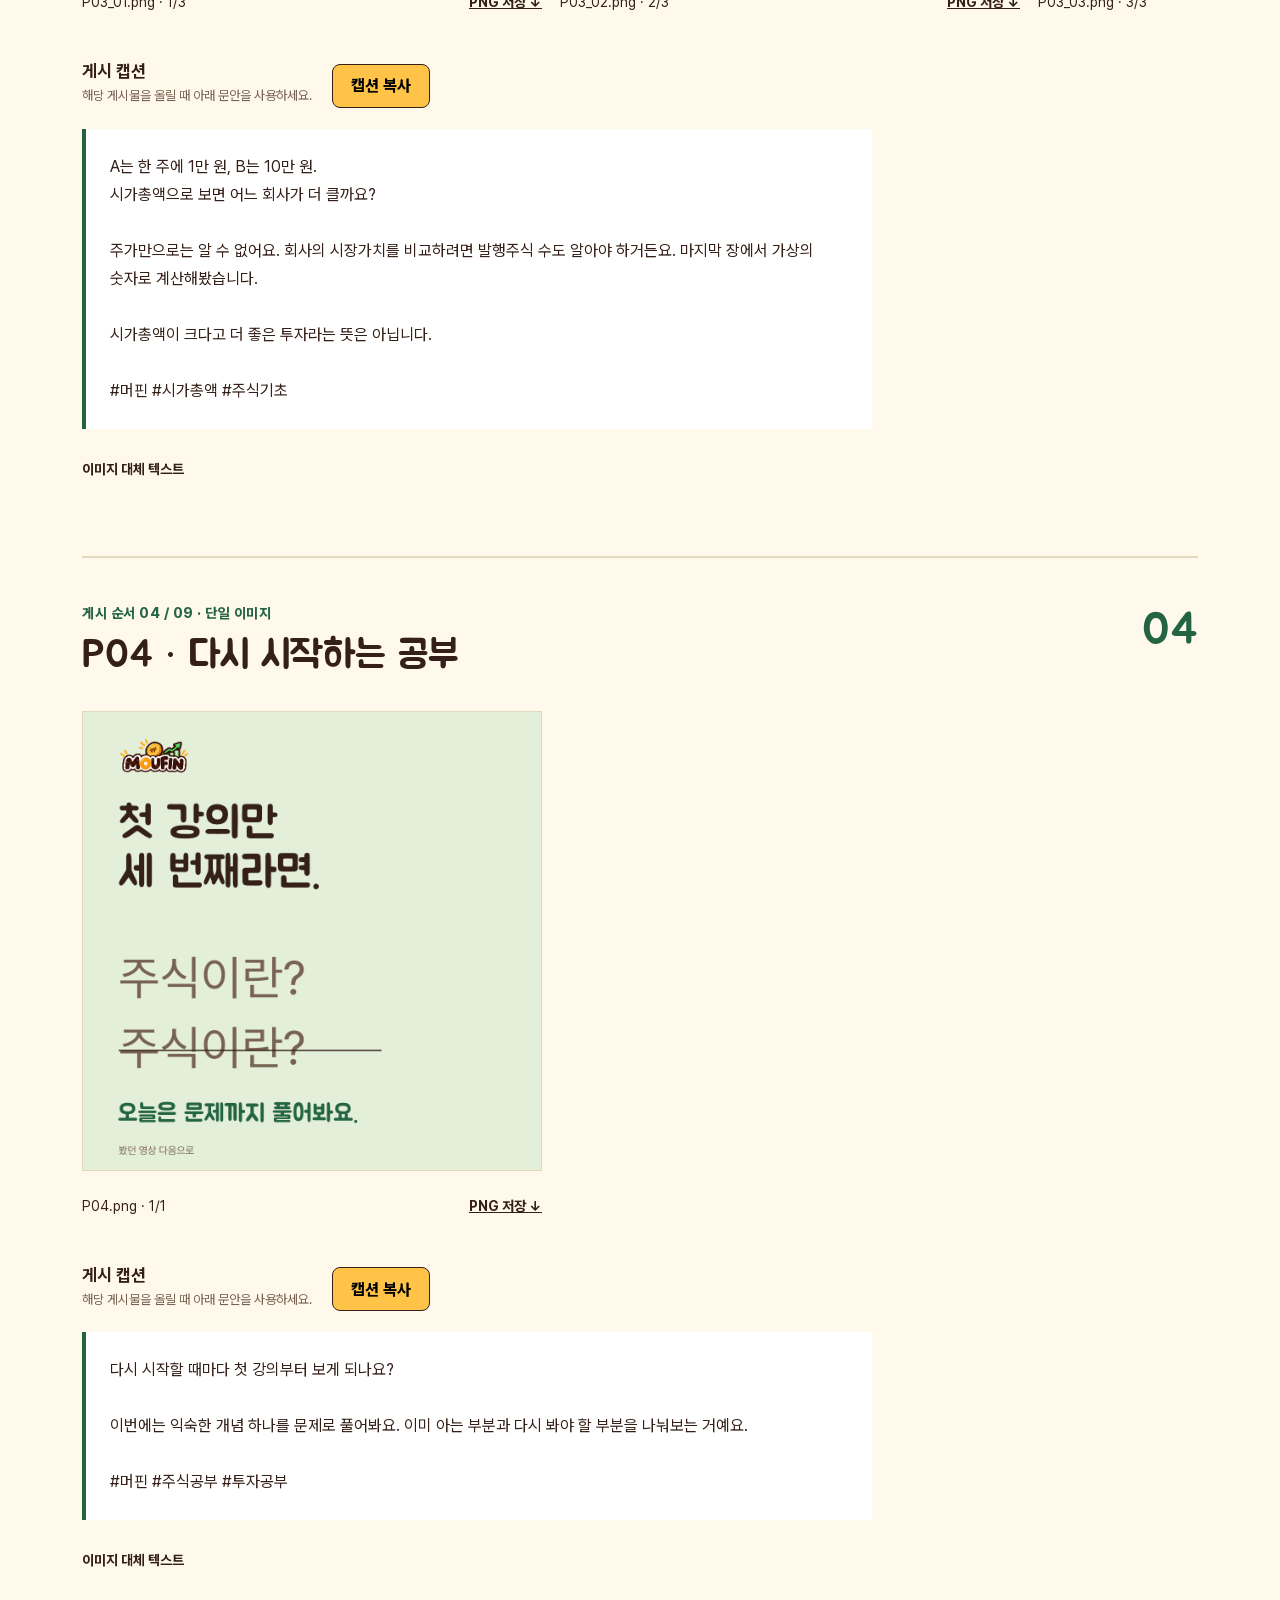
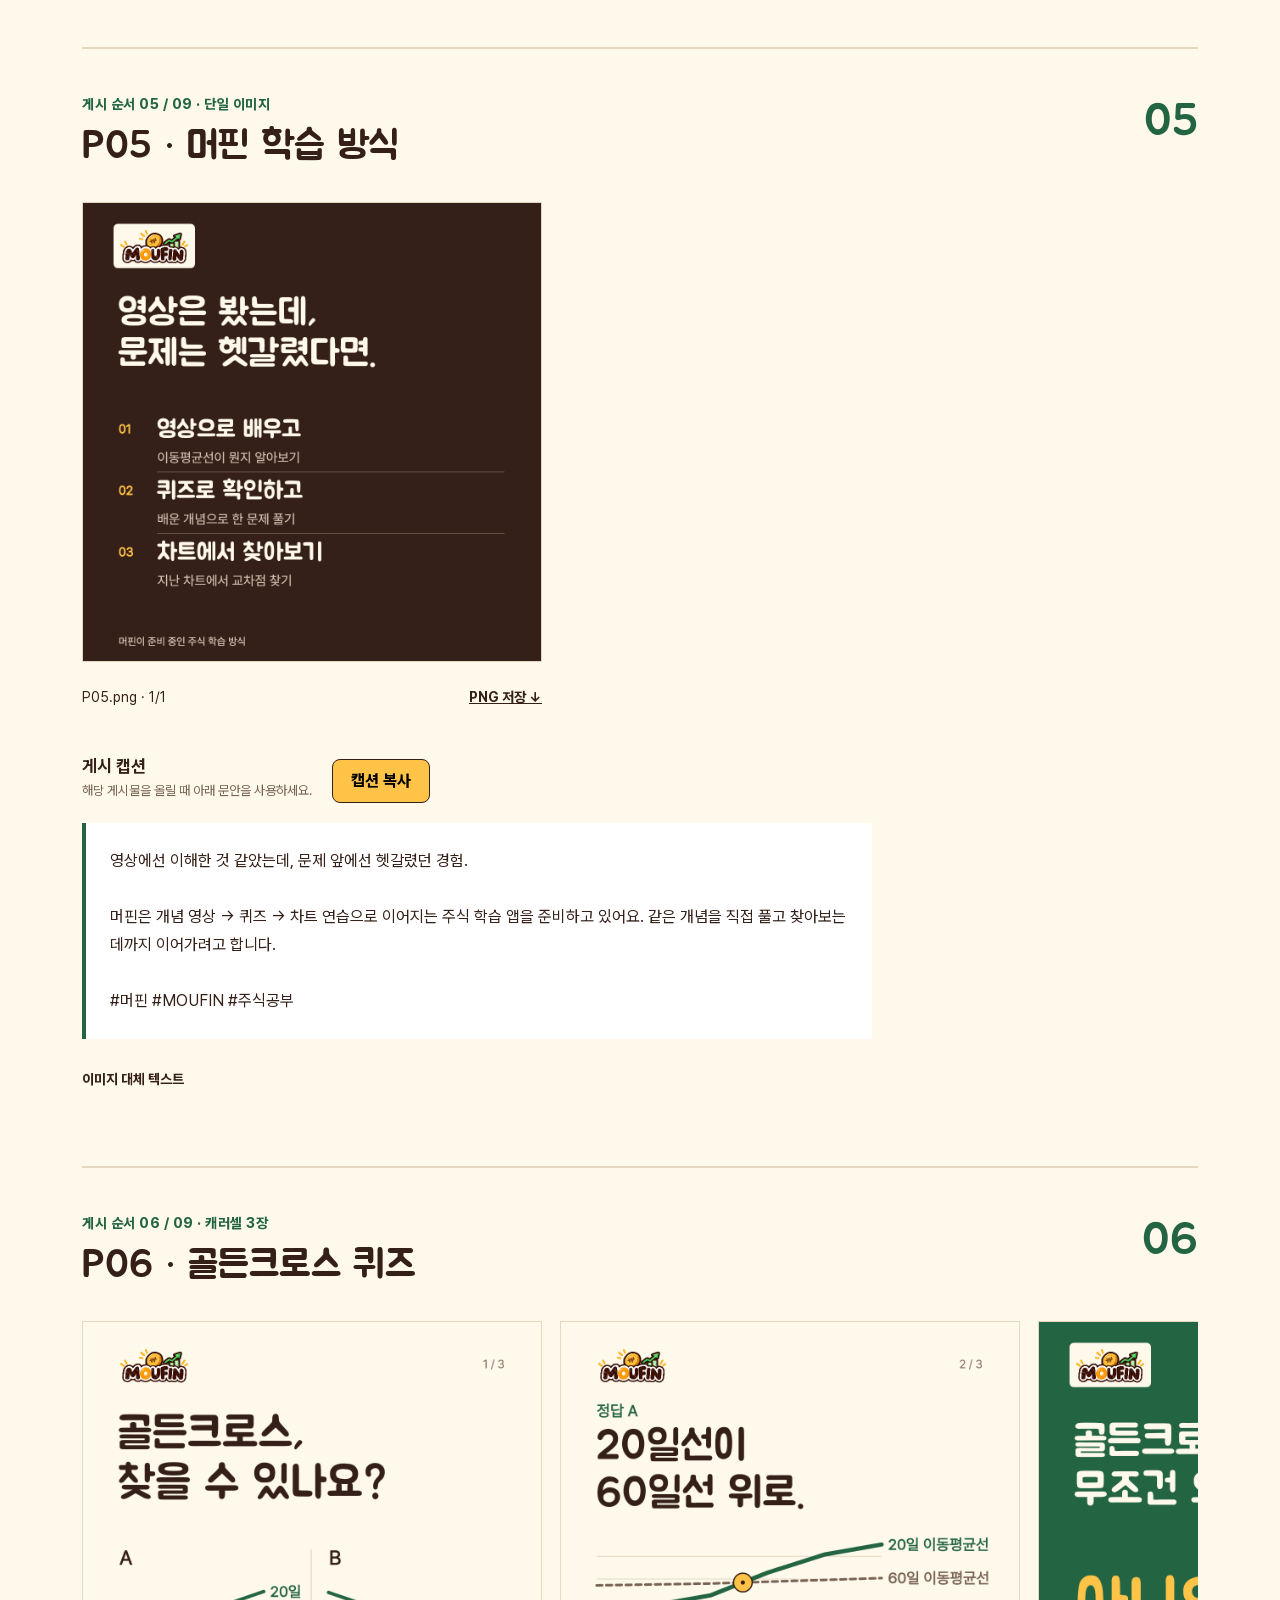
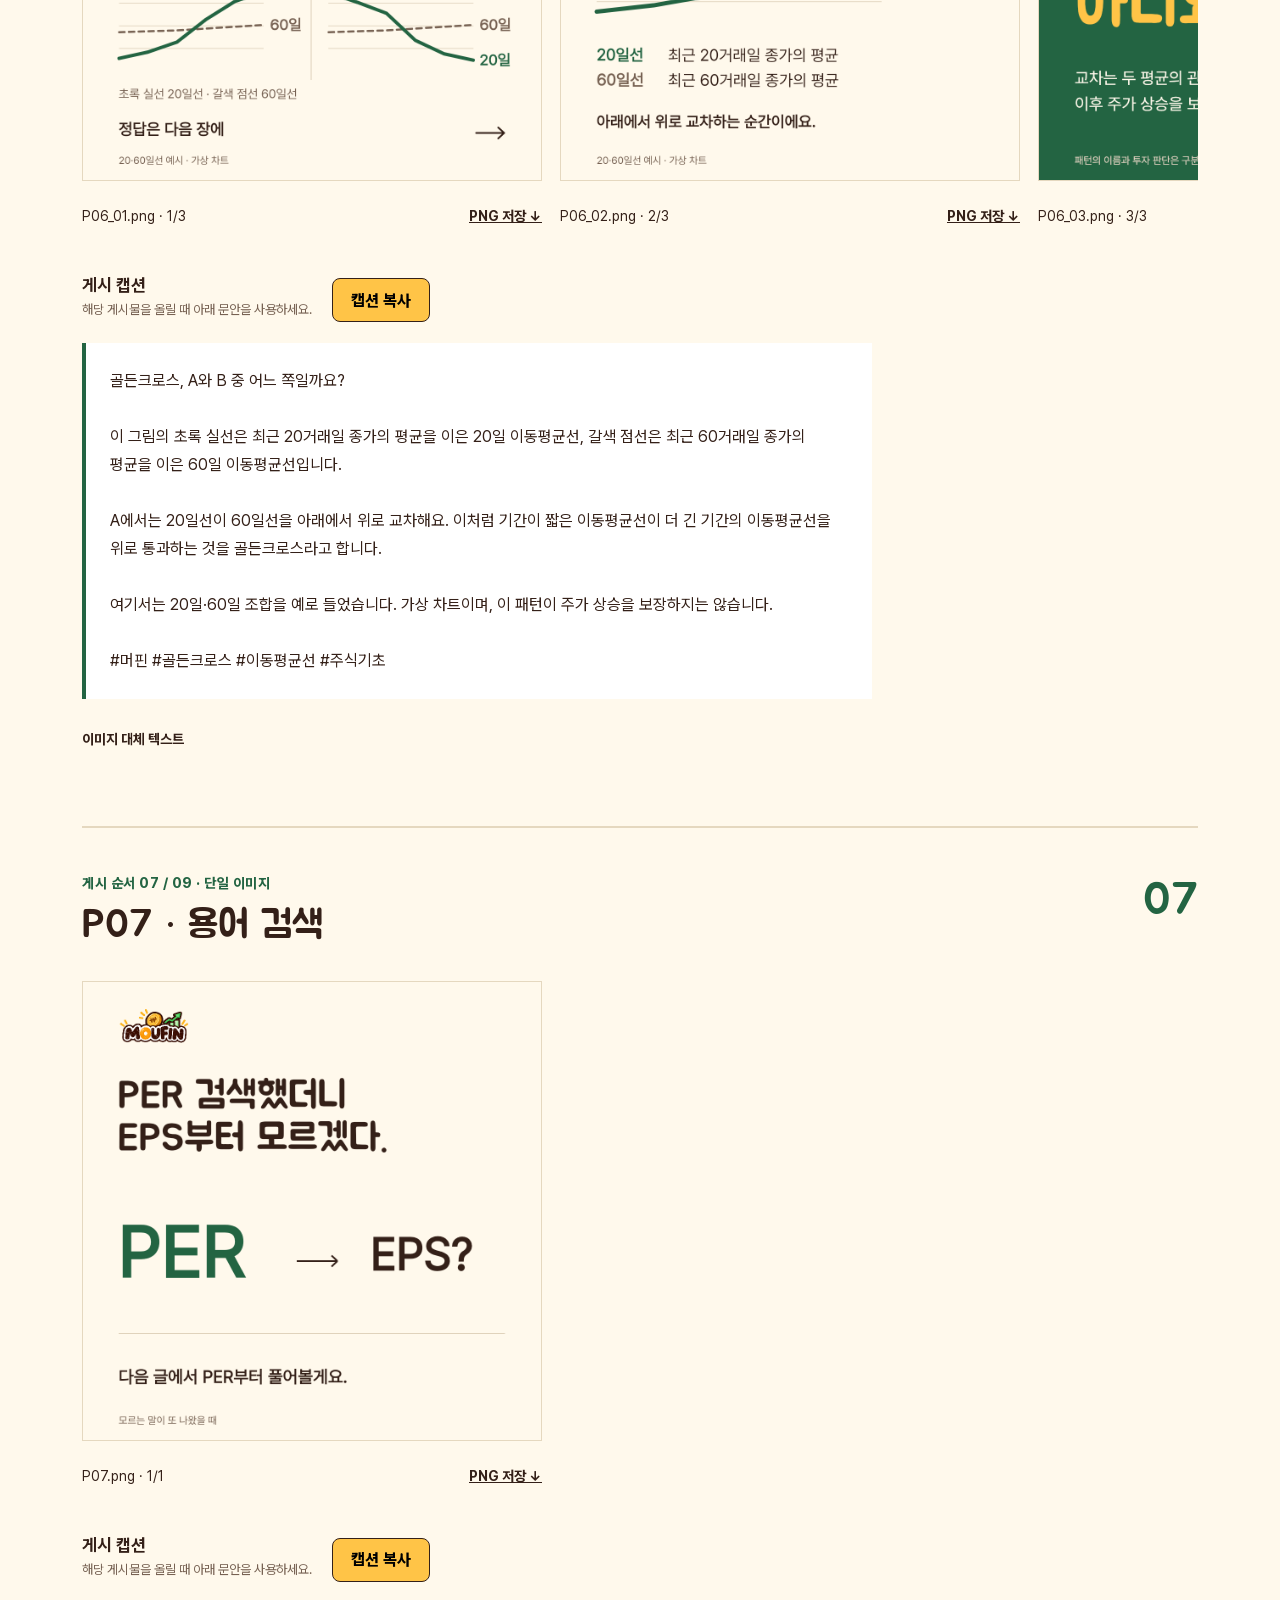
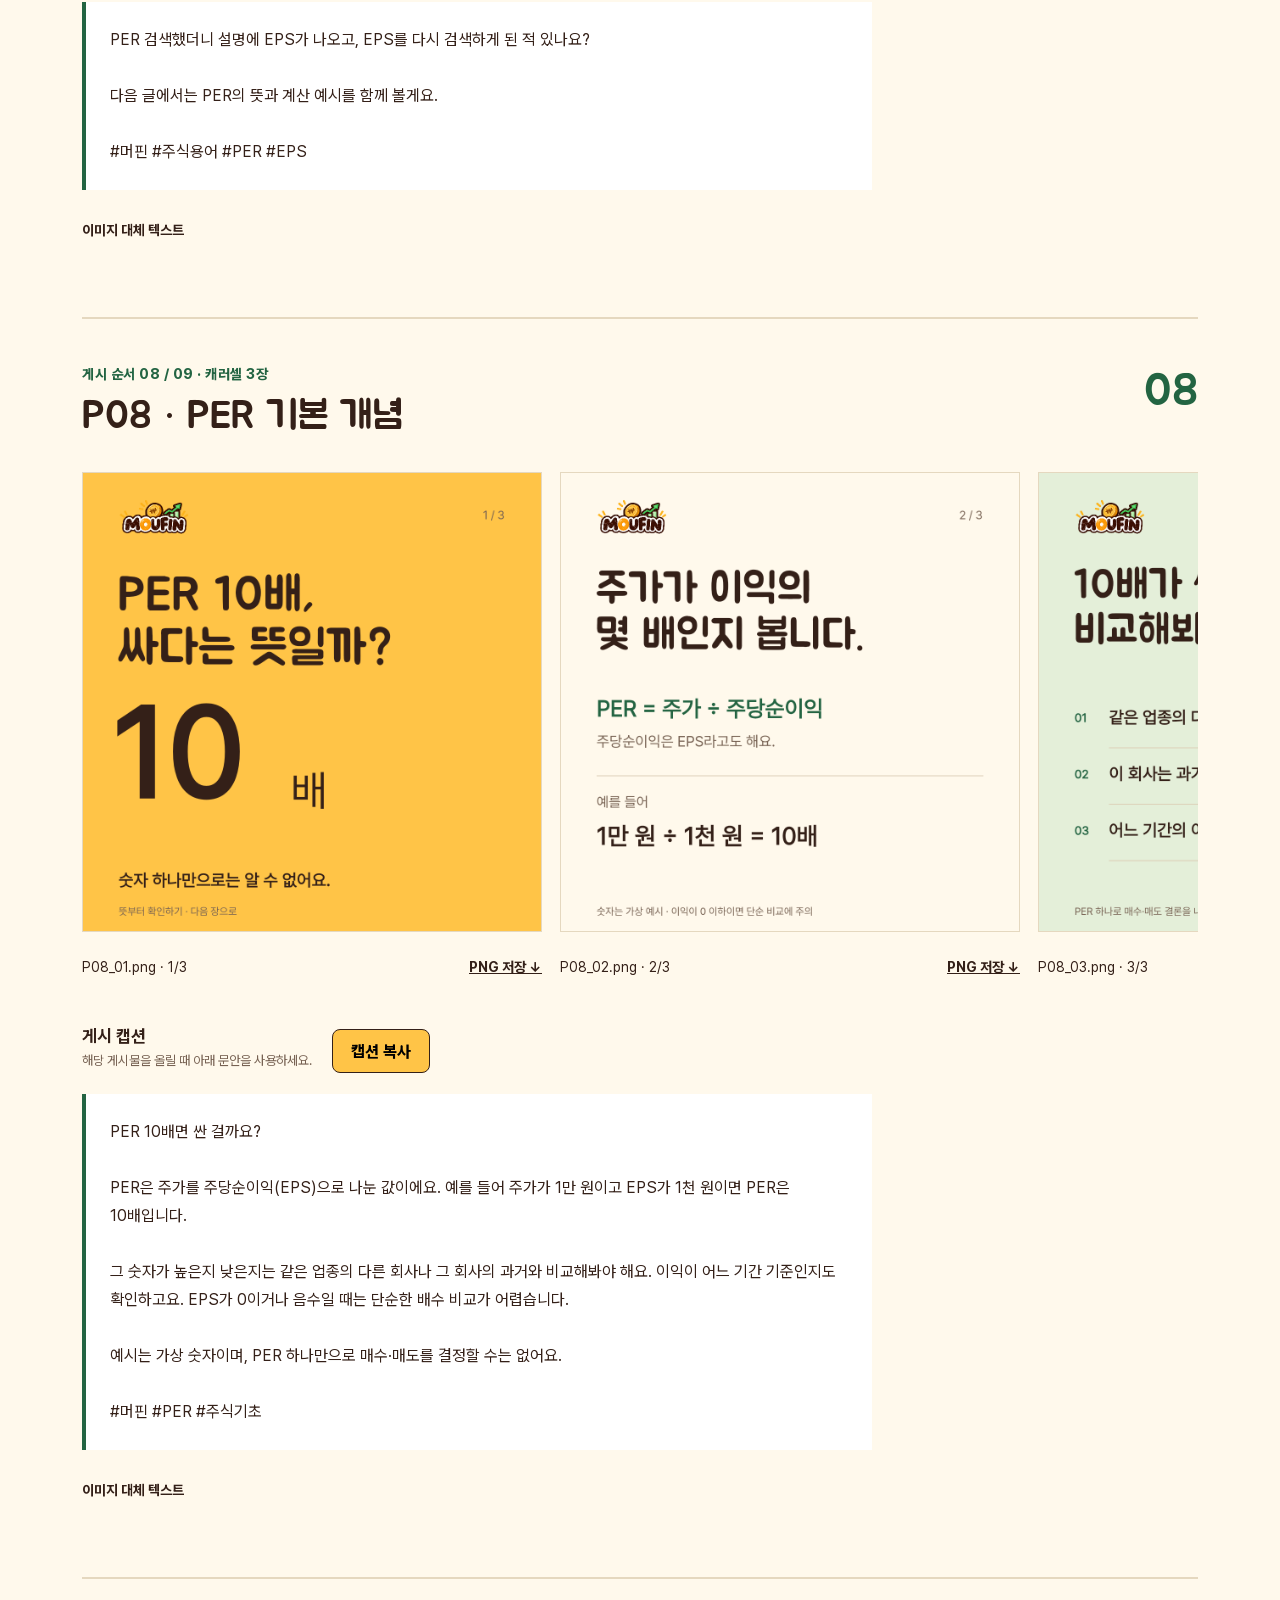
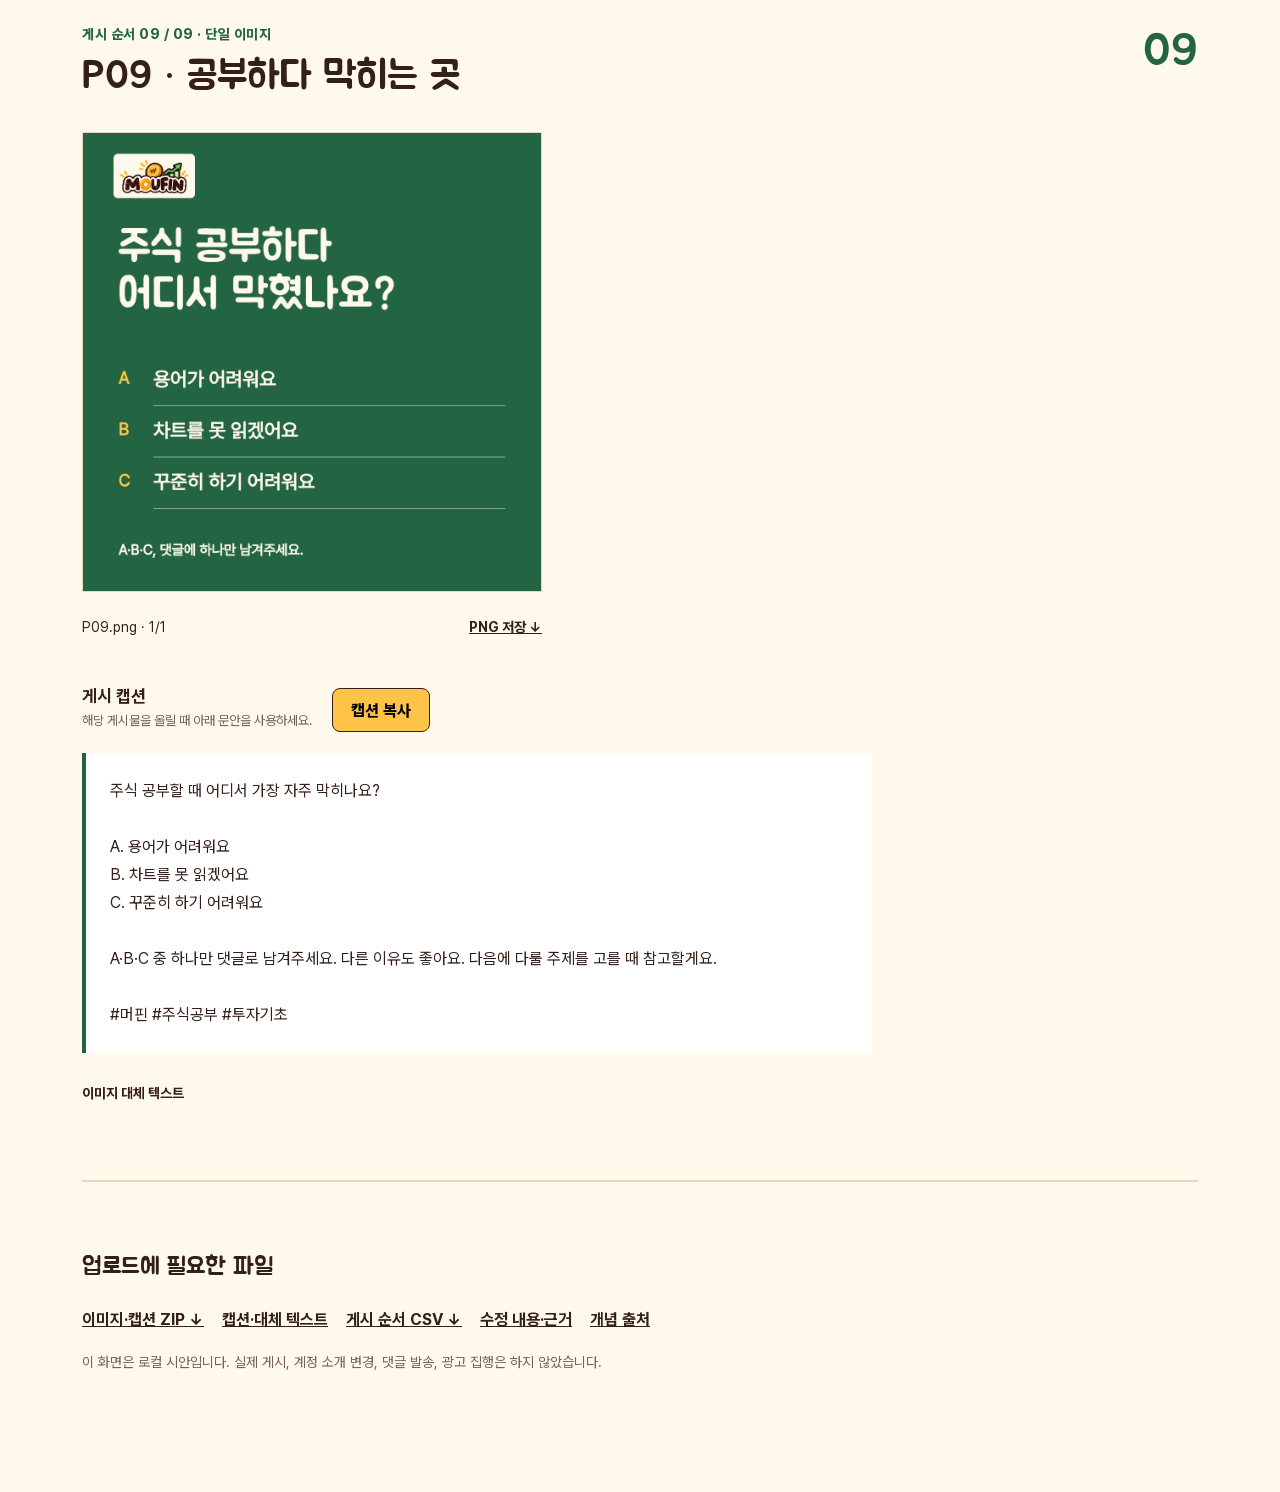
<file: feed/index.html>
<!doctype html><html lang="ko"><head><meta charset="utf-8"><meta name="viewport" content="width=device-width,initial-scale=1"><title>MOUFIN · 첫 9개 인스타 피드</title><style>
@font-face{font-family:Jua;src:url('assets/Jua-Regular.ttf');font-weight:400;font-display:swap}@font-face{font-family:P;src:url('assets/PretendardVariable.ttf');font-display:swap}*{box-sizing:border-box}html{scroll-behavior:smooth}body{margin:0;background:#fff9ec;color:#342018;font-family:P,system-ui,sans-serif}a{color:inherit}a:focus-visible,button:focus-visible,summary:focus-visible{outline:4px solid #236442;outline-offset:3px}button{font:inherit;cursor:pointer}.shell{max-width:1200px;margin:auto;padding:34px 42px}.top{display:flex;justify-content:space-between;align-items:center;border-bottom:2px solid #e5d8bf;padding-bottom:20px}.brand{width:190px;height:auto}.small{font-size:14px;color:#776253}.intro{display:grid;grid-template-columns:1.4fr 1fr;gap:46px;align-items:end;padding:54px 0 50px}.eyebrow{font-size:14px;font-weight:750;color:#236442;letter-spacing:.5px}h1,h2{font-family:Jua,P,sans-serif;font-weight:400}h1{font-size:clamp(46px,6vw,76px);line-height:1.15;letter-spacing:-.5px;margin:15px 0 20px}p{line-height:1.65}.intro p{font-size:18px;color:#776253;max-width:620px}.intro-side{border-left:4px solid #236442;padding-left:24px;color:#342018;font-weight:600}.intro-side span{display:block;color:#776253;font-size:15px;font-weight:450;margin-top:8px}.download{display:inline-flex;min-height:48px;align-items:center;padding:13px 20px;background:#236442;color:#fff9ec;text-decoration:none;border-radius:10px;font-weight:750;margin-top:14px}.grid-head{display:flex;justify-content:space-between;gap:20px;align-items:baseline}.grid-head h2{font-size:35px;margin:0 0 22px}.grid-head p{margin:0;color:#776253}.profile-grid{display:grid;grid-template-columns:repeat(3,minmax(0,1fr));gap:8px}.profile-grid a{min-width:0;display:block;overflow:hidden;aspect-ratio:1;background:#e4efd9}.profile-grid img{width:100%;height:100%;display:block;object-fit:cover}.grid-note{color:#776253;font-size:14px;margin:15px 0 70px}.post{border-top:2px solid #e5d8bf;padding:45px 0 65px;scroll-margin-top:24px}.post-head{display:flex;align-items:flex-start;justify-content:space-between}.post-head h2{font-size:39px;margin:8px 0 25px}.post-no{font-family:Jua;font-size:45px;color:#236442}.slides{display:flex;gap:18px;overflow-x:auto;scroll-snap-type:x mandatory;padding:6px 6px 15px 0}.slides figure{margin:0;flex:0 0 min(45%,460px);scroll-snap-align:start}.slides figure>a{display:block;background:#fff;border:1px solid #e5d8bf}.slides img{display:block;width:100%;height:auto}.slides figcaption{display:flex;align-items:center;justify-content:space-between;gap:14px;font-size:14px;padding-top:13px}.slides figcaption a{min-height:44px;display:flex;align-items:center;white-space:nowrap;font-weight:700}.copy{display:flex;align-items:center;gap:20px;flex-wrap:wrap;margin-top:22px}.copy h3{font-size:17px;margin:0}.copy p{font-size:13px;margin:4px 0;color:#776253}.copy-button{background:#ffc447;border:1px solid #342018;border-radius:8px;padding:11px 18px;font-weight:750;min-height:44px}.copy-status{color:#236442;font-size:14px}.post pre{font:inherit;white-space:pre-wrap;word-break:keep-all;max-width:790px;line-height:1.75;background:#fff;border-left:4px solid #236442;padding:24px;margin:18px 0}details{max-width:790px;font-size:14px;color:#776253}summary{cursor:pointer;min-height:44px;display:flex;align-items:center;font-weight:700;color:#342018}details li{margin:10px 0;line-height:1.6}.end{padding:50px 0 70px;border-top:2px solid #e5d8bf}.end a{display:inline-block;margin:8px 18px 8px 0;font-weight:700}.end p{font-size:14px;color:#776253}@media(max-width:700px){.shell{padding:20px 16px}.brand{width:145px}.small{font-size:11px}.intro{display:block;padding:42px 0 38px}.intro p{font-size:15px}.intro-side{margin-top:28px;font-size:15px}.grid-head{display:block}.grid-head h2{font-size:30px;margin-bottom:0}.grid-head p{font-size:13px;margin-bottom:16px}.profile-grid{gap:3px}.grid-note{margin-bottom:48px}.post{padding:30px 0 48px}.post-head h2{font-size:30px}.post-no{font-size:35px}.slides{gap:12px}.slides figure{flex:0 0 91%}.post pre{padding:16px;font-size:14px}.copy{gap:12px}}@media(prefers-reduced-motion:reduce){html{scroll-behavior:auto}}
</style></head><body><div class="shell"><header class="top"><img class="brand" src="assets/MOUFIN-logo-cutout.png" alt="MOUFIN 머핀"><span class="small">2026.09.30 · 문구·도식 수정 v2</span></header><main><section class="intro"><div><span class="eyebrow">MOUFIN / INSTAGRAM FEED</span><h1>주식 공부,<br>한 입씩.</h1><p>머핀 계정의 첫 3×3을 채울 게시물 9개입니다. 문제 3개는 답과 해설까지 넘겨볼 수 있는 카드뉴스로 만들었습니다.</p><a class="download" href="MOUFIN_INSTAGRAM_FEED_UPLOAD_v2.zip" download>업로드 파일 15장 받기 ↓</a></div><div class="intro-side">올리는 순서: P01 → P09<span>아래 그리드는 9개를 올렸을 때의 배열입니다. 실제 계정에는 게시하지 않았습니다.</span></div></section><section id="grid"><div class="grid-head"><h2>첫 9칸 미리보기</h2><p>실제 게시 순서의 역순 · 클릭하면 상세로 이동</p></div><div class="profile-grid"><a href="#P09" aria-label="P09 공부하다 막히는 곳 상세 보기"><img src="posts/P09.png?v=2" width="1080" height="1080" alt="주식 공부하다 어디서 막혔나요?라는 질문. A 용어, B 차트, C 꾸준함의 세 가지 어려움과 댓글 안내." loading="eager"></a><a href="#P08" aria-label="P08 PER 기본 개념 상세 보기"><img src="posts/P08_01.png?v=2" width="1080" height="1080" alt="노란 바탕에 PER 10배, 싸다는 뜻일까?라는 질문과 큰 숫자 10배." loading="eager"></a><a href="#P07" aria-label="P07 용어 검색 상세 보기"><img src="posts/P07.png?v=2" width="1080" height="1080" alt="PER 검색했더니 EPS부터 모르겠다.라는 제목과 PER에서 EPS로 향하는 화살표. 다음 글에서 PER을 설명하겠다는 안내." loading="eager"></a><a href="#P06" aria-label="P06 골든크로스 퀴즈 상세 보기"><img src="posts/P06_01.png?v=2" width="1080" height="1080" alt="A와 B의 가상 차트. 초록 실선에는 20일, 갈색 점선에는 60일이라고 직접 적었다. A는 20일선이 60일선 위로, B는 아래로 교차한다." loading="eager"></a><a href="#P05" aria-label="P05 머핀 학습 방식 상세 보기"><img src="posts/P05.png?v=2" width="1080" height="1080" alt="코코아색 바탕. 영상으로 배우고, 퀴즈로 확인하고, 차트에서 찾아보기라는 학습 방식. 이동평균선 배우기, 한 문제 풀기, 지난 차트에서 교차점 찾기의 예시가 있다. 준비 중인 서비스임을 표시." loading="eager"></a><a href="#P04" aria-label="P04 다시 시작하는 공부 상세 보기"><img src="posts/P04.png?v=2" width="1080" height="1080" alt="첫 강의만 세 번째라면.이라는 제목. 주식이란?이 두 번 적혀 있고 한 줄은 취소선 처리했다. 오늘은 문제까지 풀어보자는 문장." loading="eager"></a><a href="#P03" aria-label="P03 시가총액 퀴즈 상세 보기"><img src="posts/P03_01.png?v=2" width="1080" height="1080" alt="가상의 A 주가는 1만 원, B 주가는 10만 원. 주가만 보고 더 큰 회사를 고를 수 있는지 묻는다." loading="eager"></a><a href="#P02" aria-label="P02 저장한 영상 상세 보기"><img src="posts/P02.png?v=2" width="1080" height="1080" alt="저장은 했는데, 기억나는 건?이라는 제목과 나중에 볼 주식 영상 세 개의 예시 목록. 아래에는 본 내용을 한 문장으로 말해보자는 제안." loading="eager"></a><a href="#P01" aria-label="P01 브랜드 인사 상세 보기"><img src="posts/P01.png?v=2" width="1080" height="1080" alt="노란 바탕에 주식 공부, 한 입씩.이라는 제목과 머핀 캐릭터. 영상으로 배우고 퀴즈로 확인하는 주식 학습 앱 머핀을 소개한다. 출시 준비 중." loading="eager"></a></div><p class="grid-note">인스타그램 앱의 프로필 크롭과 정렬은 업로드 환경에서 한 번 더 확인하세요.</p></section><section class="post" id="P01"><div class="post-head"><div><span class="eyebrow">게시 순서 01 / 09 · 단일 이미지</span><h2>P01 · 브랜드 인사</h2></div><span class="post-no">01</span></div><div class="slides"><figure><a href="posts/P01.png" target="_blank" aria-label="P01.png 크게 열기"><img src="posts/P01.png?v=2" width="1080" height="1080" alt="노란 바탕에 주식 공부, 한 입씩.이라는 제목과 머핀 캐릭터. 영상으로 배우고 퀴즈로 확인하는 주식 학습 앱 머핀을 소개한다. 출시 준비 중." loading="lazy"></a><figcaption><span>P01.png · 1/1</span><a href="posts/P01.png" download>PNG 저장 ↓</a></figcaption></figure></div><div class="copy"><div><h3>게시 캡션</h3><p>해당 게시물을 올릴 때 아래 문안을 사용하세요.</p></div><button type="button" class="copy-button" data-post="P01">캡션 복사</button><span class="copy-status" id="status-P01" role="status" aria-live="polite"></span></div><pre>주식 공부, 한 입씩. 🧁

영상에서 본 개념을 퀴즈로 풀고, 차트에서도 찾아보는 주식 학습 앱 머핀을 준비하고 있어요.

이 계정에는 함께 풀어볼 문제와 알아두면 좋은 주식 개념을 올릴 예정입니다. 반가워요!

#머핀 #MOUFIN #주식공부 #투자기초</pre><details><summary>이미지 대체 텍스트</summary><ol><li>노란 바탕에 주식 공부, 한 입씩.이라는 제목과 머핀 캐릭터. 영상으로 배우고 퀴즈로 확인하는 주식 학습 앱 머핀을 소개한다. 출시 준비 중.</li></ol></details></section><section class="post" id="P02"><div class="post-head"><div><span class="eyebrow">게시 순서 02 / 09 · 단일 이미지</span><h2>P02 · 저장한 영상</h2></div><span class="post-no">02</span></div><div class="slides"><figure><a href="posts/P02.png" target="_blank" aria-label="P02.png 크게 열기"><img src="posts/P02.png?v=2" width="1080" height="1080" alt="저장은 했는데, 기억나는 건?이라는 제목과 나중에 볼 주식 영상 세 개의 예시 목록. 아래에는 본 내용을 한 문장으로 말해보자는 제안." loading="lazy"></a><figcaption><span>P02.png · 1/1</span><a href="posts/P02.png" download>PNG 저장 ↓</a></figcaption></figure></div><div class="copy"><div><h3>게시 캡션</h3><p>해당 게시물을 올릴 때 아래 문안을 사용하세요.</p></div><button type="button" class="copy-button" data-post="P02">캡션 복사</button><span class="copy-status" id="status-P02" role="status" aria-live="polite"></span></div><pre>저장한 주식 영상은 많은데, 막상 떠올리면 기억이 흐릿할 때가 있죠.

오늘 본 영상에서 개념 하나만 골라 한 문장으로 설명해보면 어떨까요? 설명이 막히는 부분은 한 번 더 살펴보고요.

#머핀 #주식공부 #투자기초</pre><details><summary>이미지 대체 텍스트</summary><ol><li>저장은 했는데, 기억나는 건?이라는 제목과 나중에 볼 주식 영상 세 개의 예시 목록. 아래에는 본 내용을 한 문장으로 말해보자는 제안.</li></ol></details></section><section class="post" id="P03"><div class="post-head"><div><span class="eyebrow">게시 순서 03 / 09 · 캐러셀 3장</span><h2>P03 · 시가총액 퀴즈</h2></div><span class="post-no">03</span></div><div class="slides"><figure><a href="posts/P03_01.png" target="_blank" aria-label="P03_01.png 크게 열기"><img src="posts/P03_01.png?v=2" width="1080" height="1080" alt="가상의 A 주가는 1만 원, B 주가는 10만 원. 주가만 보고 더 큰 회사를 고를 수 있는지 묻는다." loading="lazy"></a><figcaption><span>P03_01.png · 1/3</span><a href="posts/P03_01.png" download>PNG 저장 ↓</a></figcaption></figure><figure><a href="posts/P03_02.png" target="_blank" aria-label="P03_02.png 크게 열기"><img src="posts/P03_02.png?v=2" width="1080" height="1080" alt="시가총액은 주가 곱하기 발행주식 수. 주식 수를 알아야 비교할 수 있다고 설명한다." loading="lazy"></a><figcaption><span>P03_02.png · 2/3</span><a href="posts/P03_02.png" download>PNG 저장 ↓</a></figcaption></figure><figure><a href="posts/P03_03.png" target="_blank" aria-label="P03_03.png 크게 열기"><img src="posts/P03_03.png?v=2" width="1080" height="1080" alt="가상 계산. A는 1만 원 곱하기 100만 주로 100억 원, B는 10만 원 곱하기 1만 주로 10억 원. 주가가 낮은 A의 시가총액이 더 크다." loading="lazy"></a><figcaption><span>P03_03.png · 3/3</span><a href="posts/P03_03.png" download>PNG 저장 ↓</a></figcaption></figure></div><div class="copy"><div><h3>게시 캡션</h3><p>해당 게시물을 올릴 때 아래 문안을 사용하세요.</p></div><button type="button" class="copy-button" data-post="P03">캡션 복사</button><span class="copy-status" id="status-P03" role="status" aria-live="polite"></span></div><pre>A는 한 주에 1만 원, B는 10만 원.
시가총액으로 보면 어느 회사가 더 클까요?

주가만으로는 알 수 없어요. 회사의 시장가치를 비교하려면 발행주식 수도 알아야 하거든요. 마지막 장에서 가상의 숫자로 계산해봤습니다.

시가총액이 크다고 더 좋은 투자라는 뜻은 아닙니다.

#머핀 #시가총액 #주식기초</pre><details><summary>이미지 대체 텍스트</summary><ol><li>가상의 A 주가는 1만 원, B 주가는 10만 원. 주가만 보고 더 큰 회사를 고를 수 있는지 묻는다.</li><li>시가총액은 주가 곱하기 발행주식 수. 주식 수를 알아야 비교할 수 있다고 설명한다.</li><li>가상 계산. A는 1만 원 곱하기 100만 주로 100억 원, B는 10만 원 곱하기 1만 주로 10억 원. 주가가 낮은 A의 시가총액이 더 크다.</li></ol></details></section><section class="post" id="P04"><div class="post-head"><div><span class="eyebrow">게시 순서 04 / 09 · 단일 이미지</span><h2>P04 · 다시 시작하는 공부</h2></div><span class="post-no">04</span></div><div class="slides"><figure><a href="posts/P04.png" target="_blank" aria-label="P04.png 크게 열기"><img src="posts/P04.png?v=2" width="1080" height="1080" alt="첫 강의만 세 번째라면.이라는 제목. 주식이란?이 두 번 적혀 있고 한 줄은 취소선 처리했다. 오늘은 문제까지 풀어보자는 문장." loading="lazy"></a><figcaption><span>P04.png · 1/1</span><a href="posts/P04.png" download>PNG 저장 ↓</a></figcaption></figure></div><div class="copy"><div><h3>게시 캡션</h3><p>해당 게시물을 올릴 때 아래 문안을 사용하세요.</p></div><button type="button" class="copy-button" data-post="P04">캡션 복사</button><span class="copy-status" id="status-P04" role="status" aria-live="polite"></span></div><pre>다시 시작할 때마다 첫 강의부터 보게 되나요?

이번에는 익숙한 개념 하나를 문제로 풀어봐요. 이미 아는 부분과 다시 봐야 할 부분을 나눠보는 거예요.

#머핀 #주식공부 #투자공부</pre><details><summary>이미지 대체 텍스트</summary><ol><li>첫 강의만 세 번째라면.이라는 제목. 주식이란?이 두 번 적혀 있고 한 줄은 취소선 처리했다. 오늘은 문제까지 풀어보자는 문장.</li></ol></details></section><section class="post" id="P05"><div class="post-head"><div><span class="eyebrow">게시 순서 05 / 09 · 단일 이미지</span><h2>P05 · 머핀 학습 방식</h2></div><span class="post-no">05</span></div><div class="slides"><figure><a href="posts/P05.png" target="_blank" aria-label="P05.png 크게 열기"><img src="posts/P05.png?v=2" width="1080" height="1080" alt="코코아색 바탕. 영상으로 배우고, 퀴즈로 확인하고, 차트에서 찾아보기라는 학습 방식. 이동평균선 배우기, 한 문제 풀기, 지난 차트에서 교차점 찾기의 예시가 있다. 준비 중인 서비스임을 표시." loading="lazy"></a><figcaption><span>P05.png · 1/1</span><a href="posts/P05.png" download>PNG 저장 ↓</a></figcaption></figure></div><div class="copy"><div><h3>게시 캡션</h3><p>해당 게시물을 올릴 때 아래 문안을 사용하세요.</p></div><button type="button" class="copy-button" data-post="P05">캡션 복사</button><span class="copy-status" id="status-P05" role="status" aria-live="polite"></span></div><pre>영상에선 이해한 것 같았는데, 문제 앞에선 헷갈렸던 경험.

머핀은 개념 영상 → 퀴즈 → 차트 연습으로 이어지는 주식 학습 앱을 준비하고 있어요. 같은 개념을 직접 풀고 찾아보는 데까지 이어가려고 합니다.

#머핀 #MOUFIN #주식공부</pre><details><summary>이미지 대체 텍스트</summary><ol><li>코코아색 바탕. 영상으로 배우고, 퀴즈로 확인하고, 차트에서 찾아보기라는 학습 방식. 이동평균선 배우기, 한 문제 풀기, 지난 차트에서 교차점 찾기의 예시가 있다. 준비 중인 서비스임을 표시.</li></ol></details></section><section class="post" id="P06"><div class="post-head"><div><span class="eyebrow">게시 순서 06 / 09 · 캐러셀 3장</span><h2>P06 · 골든크로스 퀴즈</h2></div><span class="post-no">06</span></div><div class="slides"><figure><a href="posts/P06_01.png" target="_blank" aria-label="P06_01.png 크게 열기"><img src="posts/P06_01.png?v=2" width="1080" height="1080" alt="A와 B의 가상 차트. 초록 실선에는 20일, 갈색 점선에는 60일이라고 직접 적었다. A는 20일선이 60일선 위로, B는 아래로 교차한다." loading="lazy"></a><figcaption><span>P06_01.png · 1/3</span><a href="posts/P06_01.png" download>PNG 저장 ↓</a></figcaption></figure><figure><a href="posts/P06_02.png" target="_blank" aria-label="P06_02.png 크게 열기"><img src="posts/P06_02.png?v=2" width="1080" height="1080" alt="정답 A. 각 선 옆에 20일 이동평균선과 60일 이동평균선 이름을 붙이고 교차점을 표시했다. 각 선은 최근 20거래일과 60거래일 종가의 평균이라고 설명한다." loading="lazy"></a><figcaption><span>P06_02.png · 2/3</span><a href="posts/P06_02.png" download>PNG 저장 ↓</a></figcaption></figure><figure><a href="posts/P06_03.png" target="_blank" aria-label="P06_03.png 크게 열기"><img src="posts/P06_03.png?v=2" width="1080" height="1080" alt="골든크로스면 무조건 오르나요?라는 질문에 아니요라고 답한다. 두 평균의 교차가 이후 주가 상승을 보장하지 않는다는 설명." loading="lazy"></a><figcaption><span>P06_03.png · 3/3</span><a href="posts/P06_03.png" download>PNG 저장 ↓</a></figcaption></figure></div><div class="copy"><div><h3>게시 캡션</h3><p>해당 게시물을 올릴 때 아래 문안을 사용하세요.</p></div><button type="button" class="copy-button" data-post="P06">캡션 복사</button><span class="copy-status" id="status-P06" role="status" aria-live="polite"></span></div><pre>골든크로스, A와 B 중 어느 쪽일까요?

이 그림의 초록 실선은 최근 20거래일 종가의 평균을 이은 20일 이동평균선, 갈색 점선은 최근 60거래일 종가의 평균을 이은 60일 이동평균선입니다.

A에서는 20일선이 60일선을 아래에서 위로 교차해요. 이처럼 기간이 짧은 이동평균선이 더 긴 기간의 이동평균선을 위로 통과하는 것을 골든크로스라고 합니다.

여기서는 20일·60일 조합을 예로 들었습니다. 가상 차트이며, 이 패턴이 주가 상승을 보장하지는 않습니다.

#머핀 #골든크로스 #이동평균선 #주식기초</pre><details><summary>이미지 대체 텍스트</summary><ol><li>A와 B의 가상 차트. 초록 실선에는 20일, 갈색 점선에는 60일이라고 직접 적었다. A는 20일선이 60일선 위로, B는 아래로 교차한다.</li><li>정답 A. 각 선 옆에 20일 이동평균선과 60일 이동평균선 이름을 붙이고 교차점을 표시했다. 각 선은 최근 20거래일과 60거래일 종가의 평균이라고 설명한다.</li><li>골든크로스면 무조건 오르나요?라는 질문에 아니요라고 답한다. 두 평균의 교차가 이후 주가 상승을 보장하지 않는다는 설명.</li></ol></details></section><section class="post" id="P07"><div class="post-head"><div><span class="eyebrow">게시 순서 07 / 09 · 단일 이미지</span><h2>P07 · 용어 검색</h2></div><span class="post-no">07</span></div><div class="slides"><figure><a href="posts/P07.png" target="_blank" aria-label="P07.png 크게 열기"><img src="posts/P07.png?v=2" width="1080" height="1080" alt="PER 검색했더니 EPS부터 모르겠다.라는 제목과 PER에서 EPS로 향하는 화살표. 다음 글에서 PER을 설명하겠다는 안내." loading="lazy"></a><figcaption><span>P07.png · 1/1</span><a href="posts/P07.png" download>PNG 저장 ↓</a></figcaption></figure></div><div class="copy"><div><h3>게시 캡션</h3><p>해당 게시물을 올릴 때 아래 문안을 사용하세요.</p></div><button type="button" class="copy-button" data-post="P07">캡션 복사</button><span class="copy-status" id="status-P07" role="status" aria-live="polite"></span></div><pre>PER 검색했더니 설명에 EPS가 나오고, EPS를 다시 검색하게 된 적 있나요?

다음 글에서는 PER의 뜻과 계산 예시를 함께 볼게요.

#머핀 #주식용어 #PER #EPS</pre><details><summary>이미지 대체 텍스트</summary><ol><li>PER 검색했더니 EPS부터 모르겠다.라는 제목과 PER에서 EPS로 향하는 화살표. 다음 글에서 PER을 설명하겠다는 안내.</li></ol></details></section><section class="post" id="P08"><div class="post-head"><div><span class="eyebrow">게시 순서 08 / 09 · 캐러셀 3장</span><h2>P08 · PER 기본 개념</h2></div><span class="post-no">08</span></div><div class="slides"><figure><a href="posts/P08_01.png" target="_blank" aria-label="P08_01.png 크게 열기"><img src="posts/P08_01.png?v=2" width="1080" height="1080" alt="노란 바탕에 PER 10배, 싸다는 뜻일까?라는 질문과 큰 숫자 10배." loading="lazy"></a><figcaption><span>P08_01.png · 1/3</span><a href="posts/P08_01.png" download>PNG 저장 ↓</a></figcaption></figure><figure><a href="posts/P08_02.png" target="_blank" aria-label="P08_02.png 크게 열기"><img src="posts/P08_02.png?v=2" width="1080" height="1080" alt="PER은 주가 나누기 주당순이익. EPS는 주당순이익이라는 설명과 가상 계산 예시 1만 원 나누기 1천 원은 10배." loading="lazy"></a><figcaption><span>P08_02.png · 2/3</span><a href="posts/P08_02.png" download>PNG 저장 ↓</a></figcaption></figure><figure><a href="posts/P08_03.png" target="_blank" aria-label="P08_03.png 크게 열기"><img src="posts/P08_03.png?v=2" width="1080" height="1080" alt="PER을 비교할 세 가지 질문. 같은 업종의 다른 회사, 이 회사의 과거, 이익 계산 기간을 확인한다." loading="lazy"></a><figcaption><span>P08_03.png · 3/3</span><a href="posts/P08_03.png" download>PNG 저장 ↓</a></figcaption></figure></div><div class="copy"><div><h3>게시 캡션</h3><p>해당 게시물을 올릴 때 아래 문안을 사용하세요.</p></div><button type="button" class="copy-button" data-post="P08">캡션 복사</button><span class="copy-status" id="status-P08" role="status" aria-live="polite"></span></div><pre>PER 10배면 싼 걸까요?

PER은 주가를 주당순이익(EPS)으로 나눈 값이에요. 예를 들어 주가가 1만 원이고 EPS가 1천 원이면 PER은 10배입니다.

그 숫자가 높은지 낮은지는 같은 업종의 다른 회사나 그 회사의 과거와 비교해봐야 해요. 이익이 어느 기간 기준인지도 확인하고요. EPS가 0이거나 음수일 때는 단순한 배수 비교가 어렵습니다.

예시는 가상 숫자이며, PER 하나만으로 매수·매도를 결정할 수는 없어요.

#머핀 #PER #주식기초</pre><details><summary>이미지 대체 텍스트</summary><ol><li>노란 바탕에 PER 10배, 싸다는 뜻일까?라는 질문과 큰 숫자 10배.</li><li>PER은 주가 나누기 주당순이익. EPS는 주당순이익이라는 설명과 가상 계산 예시 1만 원 나누기 1천 원은 10배.</li><li>PER을 비교할 세 가지 질문. 같은 업종의 다른 회사, 이 회사의 과거, 이익 계산 기간을 확인한다.</li></ol></details></section><section class="post" id="P09"><div class="post-head"><div><span class="eyebrow">게시 순서 09 / 09 · 단일 이미지</span><h2>P09 · 공부하다 막히는 곳</h2></div><span class="post-no">09</span></div><div class="slides"><figure><a href="posts/P09.png" target="_blank" aria-label="P09.png 크게 열기"><img src="posts/P09.png?v=2" width="1080" height="1080" alt="주식 공부하다 어디서 막혔나요?라는 질문. A 용어, B 차트, C 꾸준함의 세 가지 어려움과 댓글 안내." loading="lazy"></a><figcaption><span>P09.png · 1/1</span><a href="posts/P09.png" download>PNG 저장 ↓</a></figcaption></figure></div><div class="copy"><div><h3>게시 캡션</h3><p>해당 게시물을 올릴 때 아래 문안을 사용하세요.</p></div><button type="button" class="copy-button" data-post="P09">캡션 복사</button><span class="copy-status" id="status-P09" role="status" aria-live="polite"></span></div><pre>주식 공부할 때 어디서 가장 자주 막히나요?

A. 용어가 어려워요
B. 차트를 못 읽겠어요
C. 꾸준히 하기 어려워요

A·B·C 중 하나만 댓글로 남겨주세요. 다른 이유도 좋아요. 다음에 다룰 주제를 고를 때 참고할게요.

#머핀 #주식공부 #투자기초</pre><details><summary>이미지 대체 텍스트</summary><ol><li>주식 공부하다 어디서 막혔나요?라는 질문. A 용어, B 차트, C 꾸준함의 세 가지 어려움과 댓글 안내.</li></ol></details></section><section class="end"><h2>업로드에 필요한 파일</h2><a href="MOUFIN_INSTAGRAM_FEED_UPLOAD_v2.zip" download>이미지·캡션 ZIP ↓</a><a href="CAPTIONS.md">캡션·대체 텍스트</a><a href="UPLOAD_ORDER.csv" download>게시 순서 CSV ↓</a><a href="docs/REFINEMENT_V2.md">수정 내용·근거</a><a href="docs/SOURCES.md">개념 출처</a><p>이 화면은 로컬 시안입니다. 실제 게시, 계정 소개 변경, 댓글 발송, 광고 집행은 하지 않았습니다.</p></section></main></div><script>const captions={"P01":"주식 공부, 한 입씩. 🧁\n\n영상에서 본 개념을 퀴즈로 풀고, 차트에서도 찾아보는 주식 학습 앱 머핀을 준비하고 있어요.\n\n이 계정에는 함께 풀어볼 문제와 알아두면 좋은 주식 개념을 올릴 예정입니다. 반가워요!\n\n#머핀 #MOUFIN #주식공부 #투자기초","P02":"저장한 주식 영상은 많은데, 막상 떠올리면 기억이 흐릿할 때가 있죠.\n\n오늘 본 영상에서 개념 하나만 골라 한 문장으로 설명해보면 어떨까요? 설명이 막히는 부분은 한 번 더 살펴보고요.\n\n#머핀 #주식공부 #투자기초","P03":"A는 한 주에 1만 원, B는 10만 원.\n시가총액으로 보면 어느 회사가 더 클까요?\n\n주가만으로는 알 수 없어요. 회사의 시장가치를 비교하려면 발행주식 수도 알아야 하거든요. 마지막 장에서 가상의 숫자로 계산해봤습니다.\n\n시가총액이 크다고 더 좋은 투자라는 뜻은 아닙니다.\n\n#머핀 #시가총액 #주식기초","P04":"다시 시작할 때마다 첫 강의부터 보게 되나요?\n\n이번에는 익숙한 개념 하나를 문제로 풀어봐요. 이미 아는 부분과 다시 봐야 할 부분을 나눠보는 거예요.\n\n#머핀 #주식공부 #투자공부","P05":"영상에선 이해한 것 같았는데, 문제 앞에선 헷갈렸던 경험.\n\n머핀은 개념 영상 → 퀴즈 → 차트 연습으로 이어지는 주식 학습 앱을 준비하고 있어요. 같은 개념을 직접 풀고 찾아보는 데까지 이어가려고 합니다.\n\n#머핀 #MOUFIN #주식공부","P06":"골든크로스, A와 B 중 어느 쪽일까요?\n\n이 그림의 초록 실선은 최근 20거래일 종가의 평균을 이은 20일 이동평균선, 갈색 점선은 최근 60거래일 종가의 평균을 이은 60일 이동평균선입니다.\n\nA에서는 20일선이 60일선을 아래에서 위로 교차해요. 이처럼 기간이 짧은 이동평균선이 더 긴 기간의 이동평균선을 위로 통과하는 것을 골든크로스라고 합니다.\n\n여기서는 20일·60일 조합을 예로 들었습니다. 가상 차트이며, 이 패턴이 주가 상승을 보장하지는 않습니다.\n\n#머핀 #골든크로스 #이동평균선 #주식기초","P07":"PER 검색했더니 설명에 EPS가 나오고, EPS를 다시 검색하게 된 적 있나요?\n\n다음 글에서는 PER의 뜻과 계산 예시를 함께 볼게요.\n\n#머핀 #주식용어 #PER #EPS","P08":"PER 10배면 싼 걸까요?\n\nPER은 주가를 주당순이익(EPS)으로 나눈 값이에요. 예를 들어 주가가 1만 원이고 EPS가 1천 원이면 PER은 10배입니다.\n\n그 숫자가 높은지 낮은지는 같은 업종의 다른 회사나 그 회사의 과거와 비교해봐야 해요. 이익이 어느 기간 기준인지도 확인하고요. EPS가 0이거나 음수일 때는 단순한 배수 비교가 어렵습니다.\n\n예시는 가상 숫자이며, PER 하나만으로 매수·매도를 결정할 수는 없어요.\n\n#머핀 #PER #주식기초","P09":"주식 공부할 때 어디서 가장 자주 막히나요?\n\nA. 용어가 어려워요\nB. 차트를 못 읽겠어요\nC. 꾸준히 하기 어려워요\n\nA·B·C 중 하나만 댓글로 남겨주세요. 다른 이유도 좋아요. 다음에 다룰 주제를 고를 때 참고할게요.\n\n#머핀 #주식공부 #투자기초"};document.querySelectorAll('.copy-button').forEach(button=>button.addEventListener('click',async()=>{const s=captions[button.dataset.post],status=document.getElementById('status-'+button.dataset.post);try{await navigator.clipboard.writeText(s);status.textContent='복사했습니다.';}catch(e){status.textContent='복사할 수 없으면 아래 문안을 선택해 복사해주세요.';}}));</script></body></html>
</file>
<file: styles.css>
@font-face{font-family:Jua;src:url('assets/Jua-Regular.ttf');font-weight:400;font-display:swap}
@font-face{font-family:Pretendard;src:url('assets/PretendardVariable.ttf');font-display:swap}
:root{--paper:#fff9ec;--ink:#342018;--green:#236442;--yellow:#ffc447;--muted:#776253;--line:#ddceb8}
*{box-sizing:border-box}
html{scroll-behavior:smooth}
body{margin:0;background:var(--paper);color:var(--ink);font-family:Pretendard,system-ui,sans-serif}
img{display:block;max-width:100%;height:auto}
a{color:inherit}
a:focus-visible{outline:4px solid var(--green);outline-offset:4px}
.shell{max-width:1320px;margin:auto;padding-left:42px;padding-right:42px}
.top{min-height:100px;display:flex;align-items:center;justify-content:space-between;border-bottom:1px solid var(--line);gap:24px}
.home{display:block;flex:none}.home img{width:145px;height:auto}
nav{display:flex;gap:26px;font-size:15px;font-weight:700}nav a{text-decoration:none;padding:12px 0;border-bottom:2px solid transparent}nav a:hover{border-color:var(--green)}
.masthead{padding:76px 0 63px}.eyebrow,.number{font-size:14px;font-weight:750;letter-spacing:.06em;color:var(--green)}h1,h2{font-family:Jua,Pretendard,sans-serif;font-weight:400;letter-spacing:-.02em}h1{font-size:clamp(52px,6vw,88px);line-height:1.13;margin:18px 0 24px}h2{font-size:clamp(42px,4.5vw,66px);line-height:1.1;margin:18px 0 24px}p{line-height:1.65}.lead{font-size:21px;max-width:650px;margin:0 0 25px}.status{color:var(--muted);font-size:14px;margin:0}
.feature{display:grid;gap:40px;align-items:center;padding:66px 0;border-top:2px solid var(--ink);scroll-margin-top:28px}.feature-ads{grid-template-columns:minmax(320px,.8fr) minmax(0,1.2fr)}.feature-feed{grid-template-columns:minmax(0,1.08fr) minmax(320px,.92fr)}.feature-copy{max-width:500px}.feature-copy>p{max-width:450px;font-size:18px;margin:0 0 28px;color:var(--muted)}.actions{display:flex;align-items:center;gap:16px;flex-wrap:wrap}.action{display:inline-flex;align-items:center;justify-content:space-between;gap:25px;min-height:54px;text-decoration:none;font-size:16px;font-weight:750}.primary{background:var(--green);color:var(--paper);padding:14px 20px;border-radius:8px}.primary:hover{background:#15462d}.subtle{text-decoration:underline;text-underline-offset:5px}.ad-sample{display:grid;grid-template-columns:1fr 1fr;gap:12px;align-items:center;background:#e8dfce;padding:14px}.ad-sample img{width:100%;aspect-ratio:1;object-fit:cover}.feed-sample{background:#e8dfce;padding:14px}.feed-sample img{width:100%;max-height:690px;object-fit:contain;object-position:top}
.downloads{display:grid;grid-template-columns:minmax(300px,.85fr) minmax(0,1.15fr);gap:44px;border-top:2px solid var(--ink);padding:65px 0;scroll-margin-top:28px}.downloads h2{font-size:clamp(38px,4vw,58px);margin-bottom:10px}.downloads p{color:var(--muted)}.files{align-self:center;border-top:1px solid var(--line)}.files a{min-height:82px;border-bottom:1px solid var(--line);display:flex;align-items:center;justify-content:space-between;gap:15px;text-decoration:none;font-size:17px}.files a:hover{color:var(--green)}.files b{white-space:nowrap;font-size:15px}
.landing-link{border-top:1px solid var(--line);display:flex;align-items:center;gap:24px;padding:28px 0 70px}.landing-link p{margin:0;flex:1}.landing-link a{font-weight:750;white-space:nowrap;text-underline-offset:5px}
footer{border-top:1px solid var(--line);display:flex;justify-content:space-between;gap:18px;padding-top:28px;padding-bottom:40px;color:var(--muted);font-size:13px}
@media(max-width:900px){.shell{padding-left:24px;padding-right:24px}.feature-ads,.feature-feed,.downloads{grid-template-columns:1fr}.feature-feed .feed-sample{order:2}.feature-feed .feature-copy{order:1}.feature{gap:30px}.feed-sample img{max-height:none}.landing-link{flex-wrap:wrap}}
@media(max-width:600px){.shell{padding-left:17px;padding-right:17px}.top{min-height:74px;align-items:center}.home img{width:103px}nav{gap:13px;font-size:13px}.masthead{padding:52px 0 50px}h1{font-size:51px}.lead{font-size:17px}.feature{padding:42px 0}.feature-copy>p{font-size:16px}.ad-sample{gap:7px;padding:7px}.feed-sample{padding:7px}.downloads{padding:45px 0;gap:12px}.files a{font-size:15px}.files b{font-size:13px}.landing-link{display:block;padding:22px 0 55px}.landing-link p{margin:9px 0 12px}footer{display:block;line-height:1.8}footer span{display:block}}
@media(max-width:360px){nav{gap:8px;font-size:12px}.home img{width:94px}.shell{padding-left:14px;padding-right:14px}h1{font-size:46px}}
@media(prefers-reduced-motion:reduce){html{scroll-behavior:auto}}
</file>
